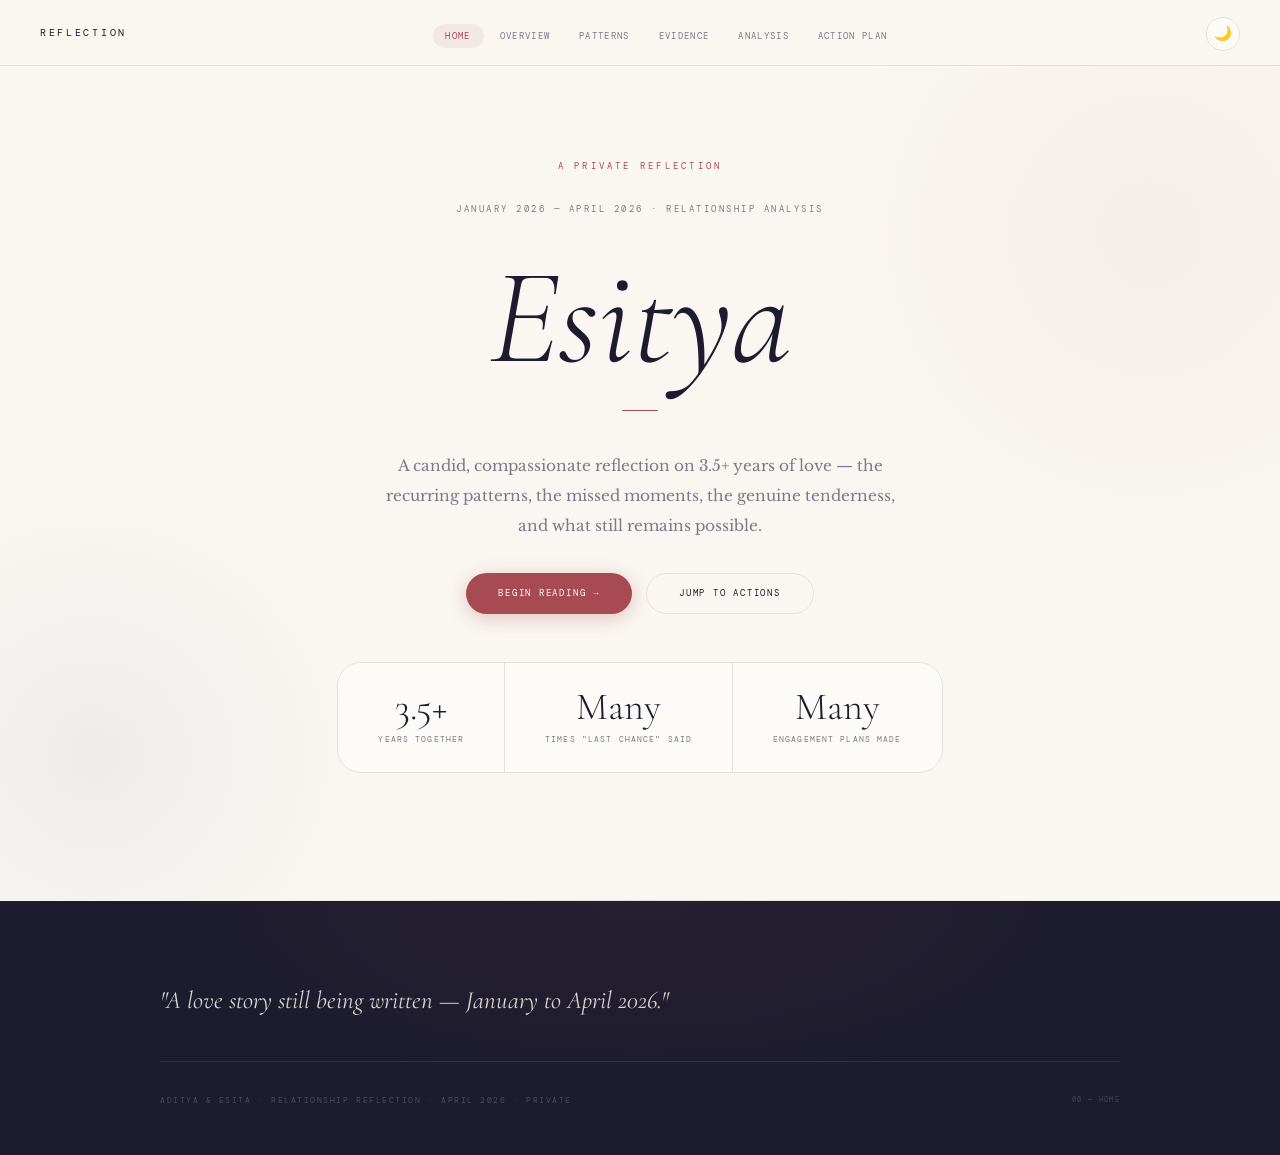
<file: index.html>
<!DOCTYPE html>
<html lang="en">
<head>
<meta charset="UTF-8">
<meta name="viewport" content="width=device-width, initial-scale=1.0">
<title>A Reflection - Home</title>
<link rel="preconnect" href="https://fonts.googleapis.com">
<link href="https://fonts.googleapis.com/css2?family=Cormorant+Garamond:ital,wght@0,300;0,400;0,600;1,300;1,400&family=DM+Mono:wght@300;400&family=Libre+Baskerville:ital@0;1&display=swap" rel="stylesheet">
<link rel="stylesheet" href="style.css">

</head>
<body>

<div id="progress-bar"></div>

<nav>
  <span class="nav-title">Reflection</span>
  <ul class="nav-links">
    <li><a href="index.html">Home</a></li>
    <li><a href="overview.html">Overview</a></li>
    <li><a href="patterns.html">Patterns</a></li>
    <li><a href="evidence.html">Evidence</a></li>
    <li><a href="analysis.html">Analysis</a></li>

    <li><a href="actions.html">Action Plan</a></li>
  </ul>
  <div class="nav-controls">
    <button class="theme-toggle" id="theme-toggle" title="Dark mode" aria-label="Toggle theme">🌙</button>
    <div class="nav-hamburger" role="button" aria-label="Menu" tabindex="0">
      <span></span>
      <span></span>
      <span></span>
    </div>
  </div>
</nav>

<div class="mobile-menu">
  <a href="index.html">Home</a>
  <a href="overview.html">Overview</a>
  <a href="patterns.html">Patterns</a>
  <a href="evidence.html">Evidence</a>
  <a href="analysis.html">Analysis</a>

  <a href="actions.html">Action Plan</a>
</div>

<!-- HERO -->
<div class="hero">
  <div class="hero-bg-orb hero-bg-orb-1"></div>
  <div class="hero-bg-orb hero-bg-orb-2"></div>


  <p class="hero-eyebrow">A Private Reflection</p>
  <p class="hero-date">January 2026 — April 2026 · Relationship Analysis</p>

  <div class="hero-names">
    <h1 class="hero-title">Esitya</h1>
  </div>

  <div class="hero-rule"></div>

  <p class="hero-subtitle">A candid, compassionate reflection on 3.5+ years of love — the recurring patterns, the missed moments, the genuine tenderness, and what still remains possible.</p>

  <div class="hero-cta">
    <a href="overview.html" class="cta-btn cta-primary">Begin Reading →</a>
    <a href="actions.html" class="cta-btn cta-secondary">Jump to Actions</a>
  </div>

  <div class="hero-meta">
    <div class="meta-item">
      <span class="meta-num">3.5+</span>
      <span class="meta-label">Years Together</span>
    </div>
    <div class="meta-item">
      <span class="meta-num">Many</span>
      <span class="meta-label">Times "Last Chance" Said</span>
    </div>
    <div class="meta-item">
      <span class="meta-num">Many</span>
      <span class="meta-label">Engagement Plans Made</span>
    </div>
  </div>
</div>

<div class="divider"></div>




<footer>
  <div class="footer-inner">
    <div class="footer-top">
      <div>
        <p class="footer-quote">"A love story still being written — January to April 2026."</p>
      </div>
      <nav class="footer-nav" aria-label="Footer navigation">
    <a href="index.html">Home</a>
    <a href="overview.html">Overview</a>
    <a href="patterns.html">Patterns</a>
    <a href="evidence.html">Evidence</a>
    <a href="analysis.html">Analysis</a>

    <a href="actions.html">Action Plan</a>
      </nav>
    </div>
    <div class="footer-bottom">
      <p class="footer-note">Aditya &amp; Esita · Relationship Reflection · April 2026 · Private</p>
      <p class="footer-page-tag">00 — Home</p>
    </div>
  </div>
</footer>

<script src="script.js"></script>

</body>
</html>
</file>
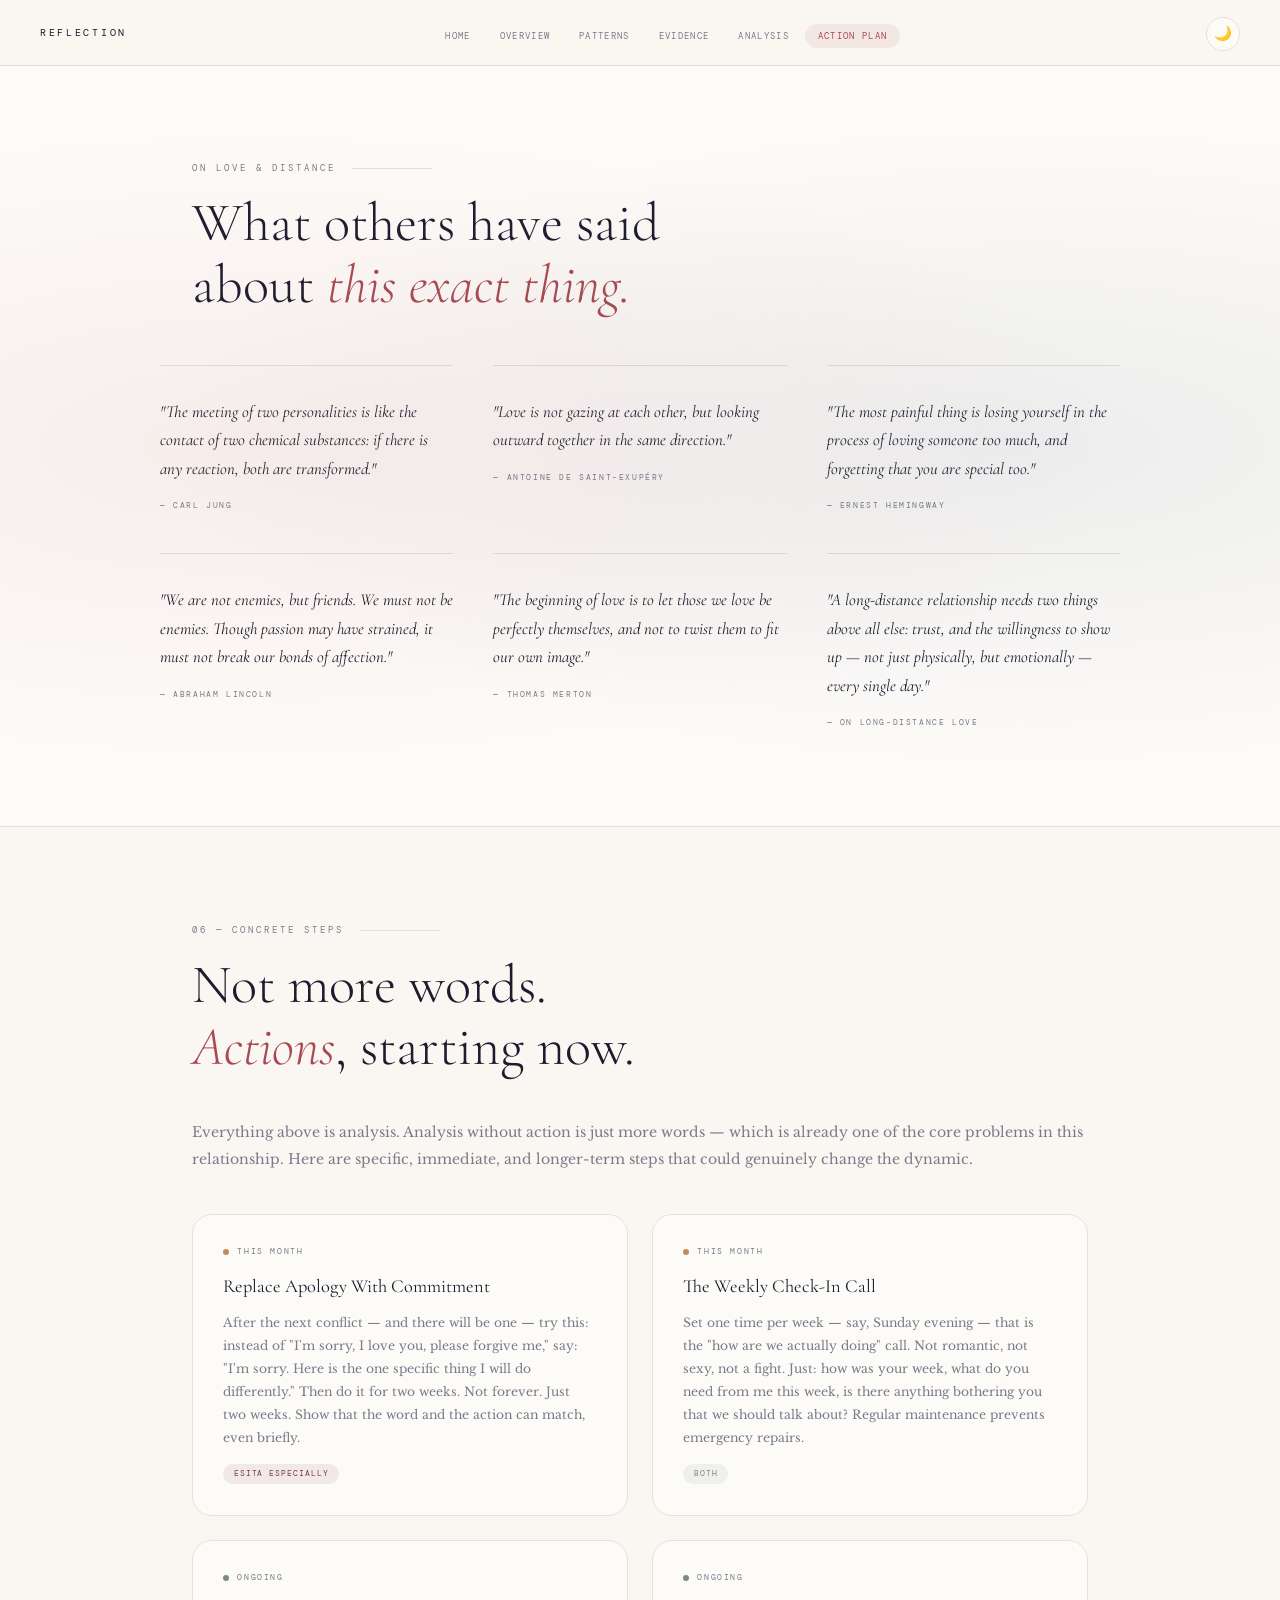
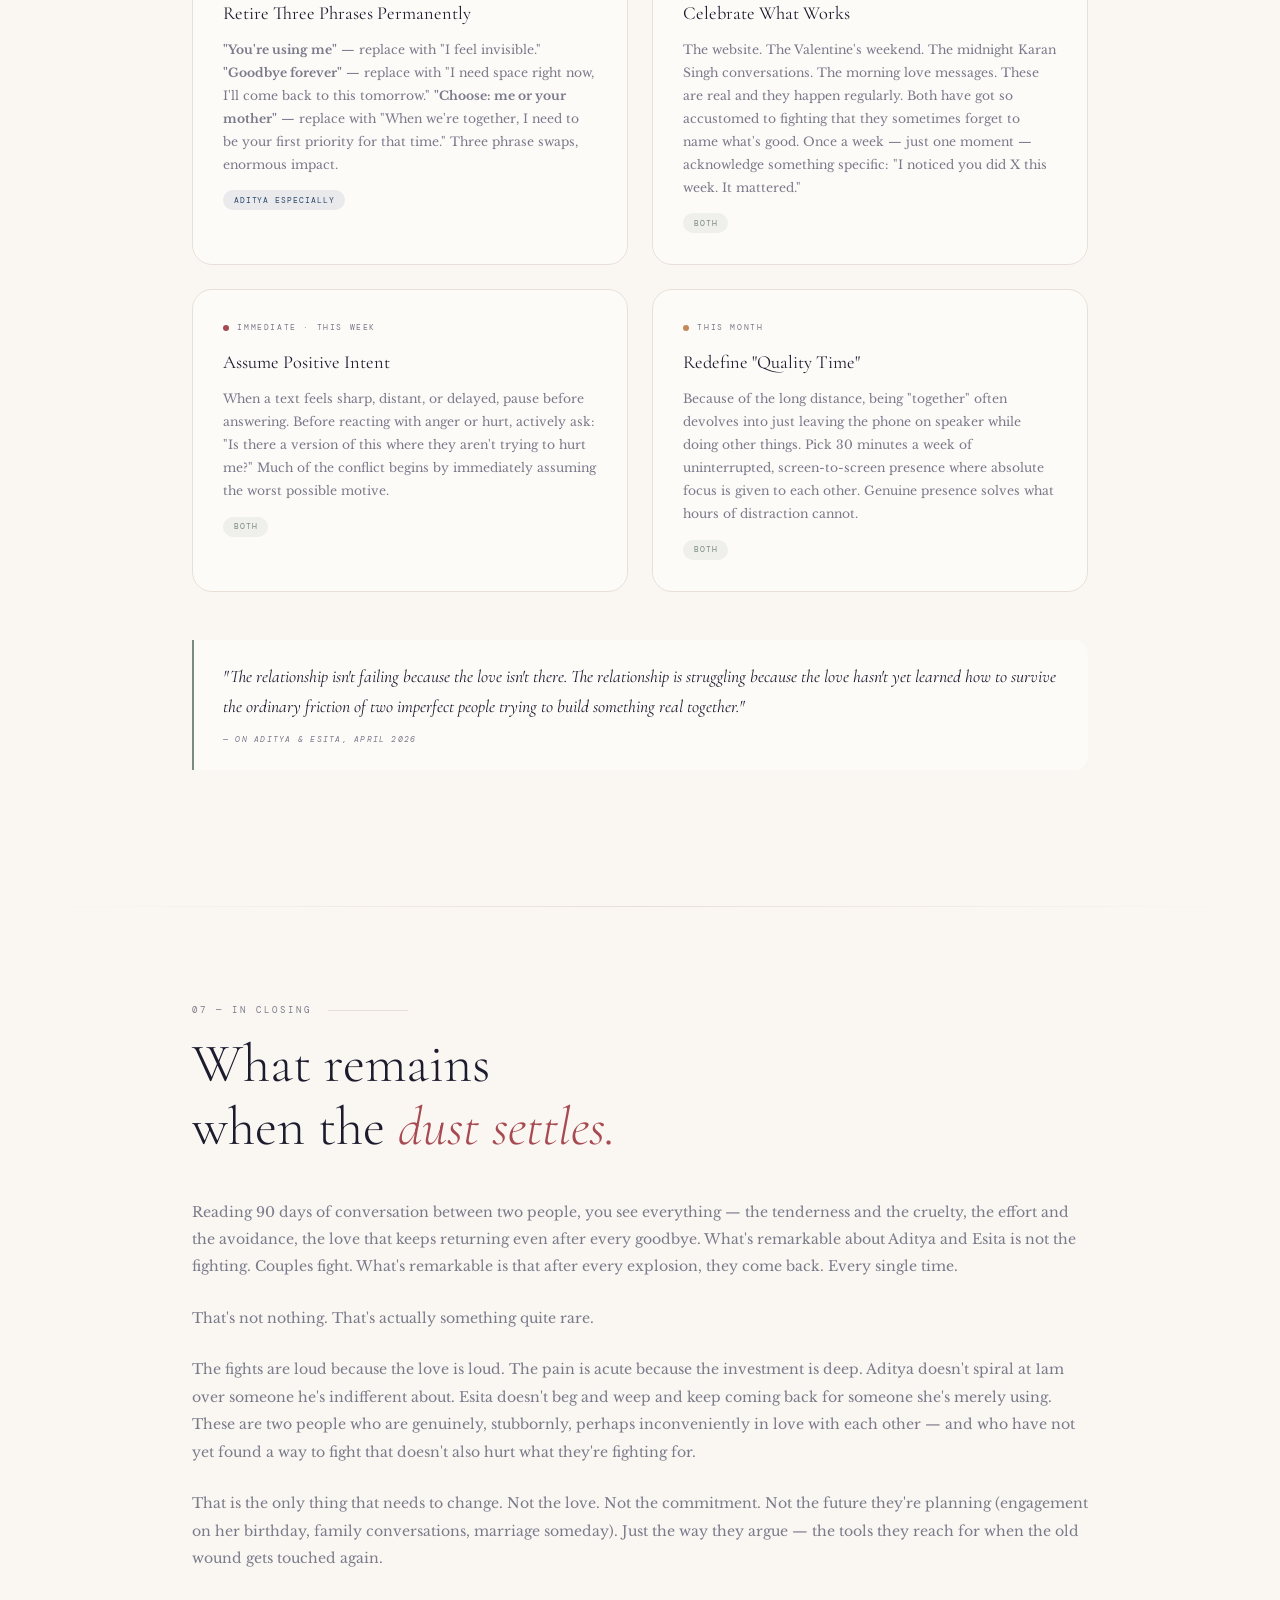
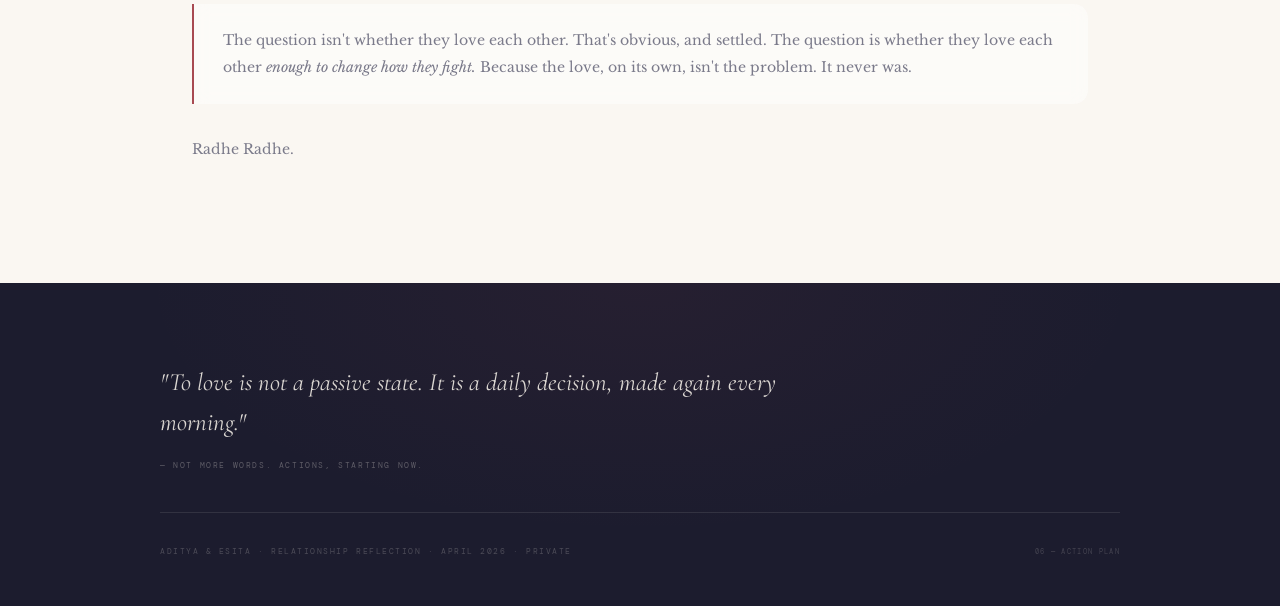
<file: actions.html>
<!doctype html>
<html lang="en">
  <head>
    <meta charset="UTF-8" />
    <meta name="viewport" content="width=device-width, initial-scale=1.0" />
    <title>A Reflection - Action Plan</title>
    <link rel="preconnect" href="https://fonts.googleapis.com" />
    <link
      href="https://fonts.googleapis.com/css2?family=Cormorant+Garamond:ital,wght@0,300;0,400;0,600;1,300;1,400&family=DM+Mono:wght@300;400&family=Libre+Baskerville:ital@0;1&display=swap"
      rel="stylesheet"
    />
    <link rel="stylesheet" href="style.css" />
  </head>
  <body>
    <div id="progress-bar"></div>

    <nav>
      <span class="nav-title">Reflection</span>
      <ul class="nav-links">
        <li><a href="index.html">Home</a></li>
        <li><a href="overview.html">Overview</a></li>
        <li><a href="patterns.html">Patterns</a></li>
        <li><a href="evidence.html">Evidence</a></li>
        <li><a href="analysis.html">Analysis</a></li>

        <li><a href="actions.html">Action Plan</a></li>
      </ul>
      <div class="nav-controls">
        <button
          class="theme-toggle"
          id="theme-toggle"
          title="Dark mode"
          aria-label="Toggle theme"
        >
          🌙
        </button>
        <div class="nav-hamburger" role="button" aria-label="Menu" tabindex="0">
          <span></span>
          <span></span>
          <span></span>
        </div>
      </div>
    </nav>

    <div class="mobile-menu">
      <a href="index.html">Home</a>
      <a href="overview.html">Overview</a>
      <a href="patterns.html">Patterns</a>
      <a href="evidence.html">Evidence</a>
      <a href="analysis.html">Analysis</a>

      <a href="actions.html">Action Plan</a>
    </div>

    <!-- PHILOSOPHICAL INTERLUDE -->
    <div class="full-width-section philosophy-section fade-in">
      <div style="max-width: var(--max-w); margin: 0 auto; padding: 0 2rem">
        <p class="section-label">
          On Love & Distance
        </p>
        <h2 class="section-title">
          What others have said<br />about <em>this exact thing.</em>
        </h2>
      </div>
      <div class="phil-grid">
        <div class="phil-card">
          <p class="phil-quote">
            "The meeting of two personalities is like the contact of two
            chemical substances: if there is any reaction, both are
            transformed."
          </p>
          <p class="phil-author">— Carl Jung</p>
        </div>
        <div class="phil-card">
          <p class="phil-quote">
            "Love is not gazing at each other, but looking outward together in
            the same direction."
          </p>
          <p class="phil-author">— Antoine de Saint-Exupéry</p>
        </div>
        <div class="phil-card">
          <p class="phil-quote">
            "The most painful thing is losing yourself in the process of loving
            someone too much, and forgetting that you are special too."
          </p>
          <p class="phil-author">— Ernest Hemingway</p>
        </div>
        <div class="phil-card">
          <p class="phil-quote">
            "We are not enemies, but friends. We must not be enemies. Though
            passion may have strained, it must not break our bonds of
            affection."
          </p>
          <p class="phil-author">— Abraham Lincoln</p>
        </div>
        <div class="phil-card">
          <p class="phil-quote">
            "The beginning of love is to let those we love be perfectly
            themselves, and not to twist them to fit our own image."
          </p>
          <p class="phil-author">— Thomas Merton</p>
        </div>
        <div class="phil-card">
          <p class="phil-quote">
            "A long-distance relationship needs two things above all else:
            trust, and the willingness to show up — not just physically, but
            emotionally — every single day."
          </p>
          <p class="phil-author">— On long-distance love</p>
        </div>
      </div>
    </div>

    <!-- ACTION PLAN -->
    <section id="actions">
      <p class="section-label fade-in">06 — Concrete Steps</p>
      <h2 class="section-title fade-in">
        Not more words.<br /><em>Actions</em>, starting now.
      </h2>

      <div class="analysis-body fade-in">
        <p>
          Everything above is analysis. Analysis without action is just more
          words — which is already one of the core problems in this
          relationship. Here are specific, immediate, and longer-term steps that
          could genuinely change the dynamic.
        </p>
      </div>

      <div class="action-grid fade-in">
        <div class="action-card">
          <div class="action-priority">
            <span class="priority-dot priority-med"></span> This Month
          </div>
          <p class="action-title">Replace Apology With Commitment</p>
          <p class="action-body">
            After the next conflict — and there will be one — try this: instead
            of "I'm sorry, I love you, please forgive me," say: "I'm sorry. Here
            is the one specific thing I will do differently." Then do it for two
            weeks. Not forever. Just two weeks. Show that the word and the
            action can match, even briefly.
          </p>
          <span class="action-who who-esita">Esita especially</span>
        </div>

        <div class="action-card">
          <div class="action-priority">
            <span class="priority-dot priority-med"></span> This Month
          </div>
          <p class="action-title">The Weekly Check-In Call</p>
          <p class="action-body">
            Set one time per week — say, Sunday evening — that is the "how are
            we actually doing" call. Not romantic, not sexy, not a fight. Just:
            how was your week, what do you need from me this week, is there
            anything bothering you that we should talk about? Regular
            maintenance prevents emergency repairs.
          </p>
          <span class="action-who who-both">Both</span>
        </div>

        <div class="action-card">
          <div class="action-priority">
            <span class="priority-dot priority-low"></span> Ongoing
          </div>
          <p class="action-title">Retire Three Phrases Permanently</p>
          <p class="action-body">
            <strong>"You're using me"</strong> — replace with "I feel
            invisible." <strong>"Goodbye forever"</strong> — replace with "I
            need space right now, I'll come back to this tomorrow."
            <strong>"Choose: me or your mother"</strong> — replace with "When
            we're together, I need to be your first priority for that time."
            Three phrase swaps, enormous impact.
          </p>
          <span class="action-who who-aditya">Aditya especially</span>
        </div>

        <div class="action-card">
          <div class="action-priority">
            <span class="priority-dot priority-low"></span> Ongoing
          </div>
          <p class="action-title">Celebrate What Works</p>
          <p class="action-body">
            The website. The Valentine's weekend. The midnight Karan Singh
            conversations. The morning love messages. These are real and they
            happen regularly. Both have got so accustomed to fighting that they
            sometimes forget to name what's good. Once a week — just one moment
            — acknowledge something specific: "I noticed you did X this week. It
            mattered."
          </p>
          <span class="action-who who-both">Both</span>
        </div>

        <div class="action-card">
          <div class="action-priority">
            <span class="priority-dot priority-high"></span> Immediate · This Week
          </div>
          <p class="action-title">Assume Positive Intent</p>
          <p class="action-body">
            When a text feels sharp, distant, or delayed, pause before answering. Before reacting with anger or hurt, actively ask: "Is there a version of this where they aren't trying to hurt me?" Much of the conflict begins by immediately assuming the worst possible motive.
          </p>
          <span class="action-who who-both">Both</span>
        </div>

        <div class="action-card">
          <div class="action-priority">
            <span class="priority-dot priority-med"></span> This Month
          </div>
          <p class="action-title">Redefine "Quality Time"</p>
          <p class="action-body">
            Because of the long distance, being "together" often devolves into just leaving the phone on speaker while doing other things. Pick 30 minutes a week of uninterrupted, screen-to-screen presence where absolute focus is given to each other. Genuine presence solves what hours of distraction cannot.
          </p>
          <span class="action-who who-both">Both</span>
        </div>
      </div>

      <div class="quote-block fade-in" style="margin-top: 3rem">
        <p>
          "The relationship isn't failing because the love isn't there. The
          relationship is struggling because the love hasn't yet learned how to
          survive the ordinary friction of two imperfect people trying to build
          something real together."
        </p>
        <p class="quote-attr">— On Aditya & Esita, April 2026</p>
      </div>
    </section>

    <div class="divider"></div>

    <!-- FINAL REFLECTION -->
    <section>
      <p class="section-label fade-in">07 — In Closing</p>
      <h2 class="section-title fade-in">
        What remains<br />when the <em>dust settles.</em>
      </h2>

      <div class="analysis-body fade-in">
        <p>
          Reading 90 days of conversation between two people, you see everything
          — the tenderness and the cruelty, the effort and the avoidance, the
          love that keeps returning even after every goodbye. What's remarkable
          about Aditya and Esita is not the fighting. Couples fight. What's
          remarkable is that after every explosion, they come back. Every single
          time.
        </p>

        <p>That's not nothing. That's actually something quite rare.</p>

        <p>
          The fights are loud because the love is loud. The pain is acute
          because the investment is deep. Aditya doesn't spiral at 1am over
          someone he's indifferent about. Esita doesn't beg and weep and keep
          coming back for someone she's merely using. These are two people who
          are genuinely, stubbornly, perhaps inconveniently in love with each
          other — and who have not yet found a way to fight that doesn't also
          hurt what they're fighting for.
        </p>

        <p>
          That is the only thing that needs to change. Not the love. Not the
          commitment. Not the future they're planning (engagement on her
          birthday, family conversations, marriage someday). Just the way they
          argue — the tools they reach for when the old wound gets touched
          again.
        </p>

        <div class="highlight">
          <p>
            The question isn't whether they love each other. That's obvious, and
            settled. The question is whether they love each other
            <em>enough to change how they fight.</em> Because the love, on its
            own, isn't the problem. It never was.
          </p>
        </div>

        <p>Radhe Radhe.</p>
      </div>
    </section>

    <footer>
      <div class="footer-inner">
        <div class="footer-top">
          <div>
            <p class="footer-quote">
              "To love is not a passive state. It is a daily decision, made
              again every morning."
            </p>
            <p class="footer-quote-attr">
              — Not more words. Actions, starting now.
            </p>
          </div>
          <nav class="footer-nav" aria-label="Footer navigation">
            <a href="index.html">Home</a>
            <a href="overview.html">Overview</a>
            <a href="patterns.html">Patterns</a>
            <a href="evidence.html">Evidence</a>
            <a href="analysis.html">Analysis</a>

            <a href="actions.html">Action Plan</a>
          </nav>
        </div>
        <div class="footer-bottom">
          <p class="footer-note">
            Aditya &amp; Esita · Relationship Reflection · April 2026 · Private
          </p>
          <p class="footer-page-tag">06 — Action Plan</p>
        </div>
      </div>
    </footer>

    <script src="script.js"></script>
  </body>
</html>
</file>
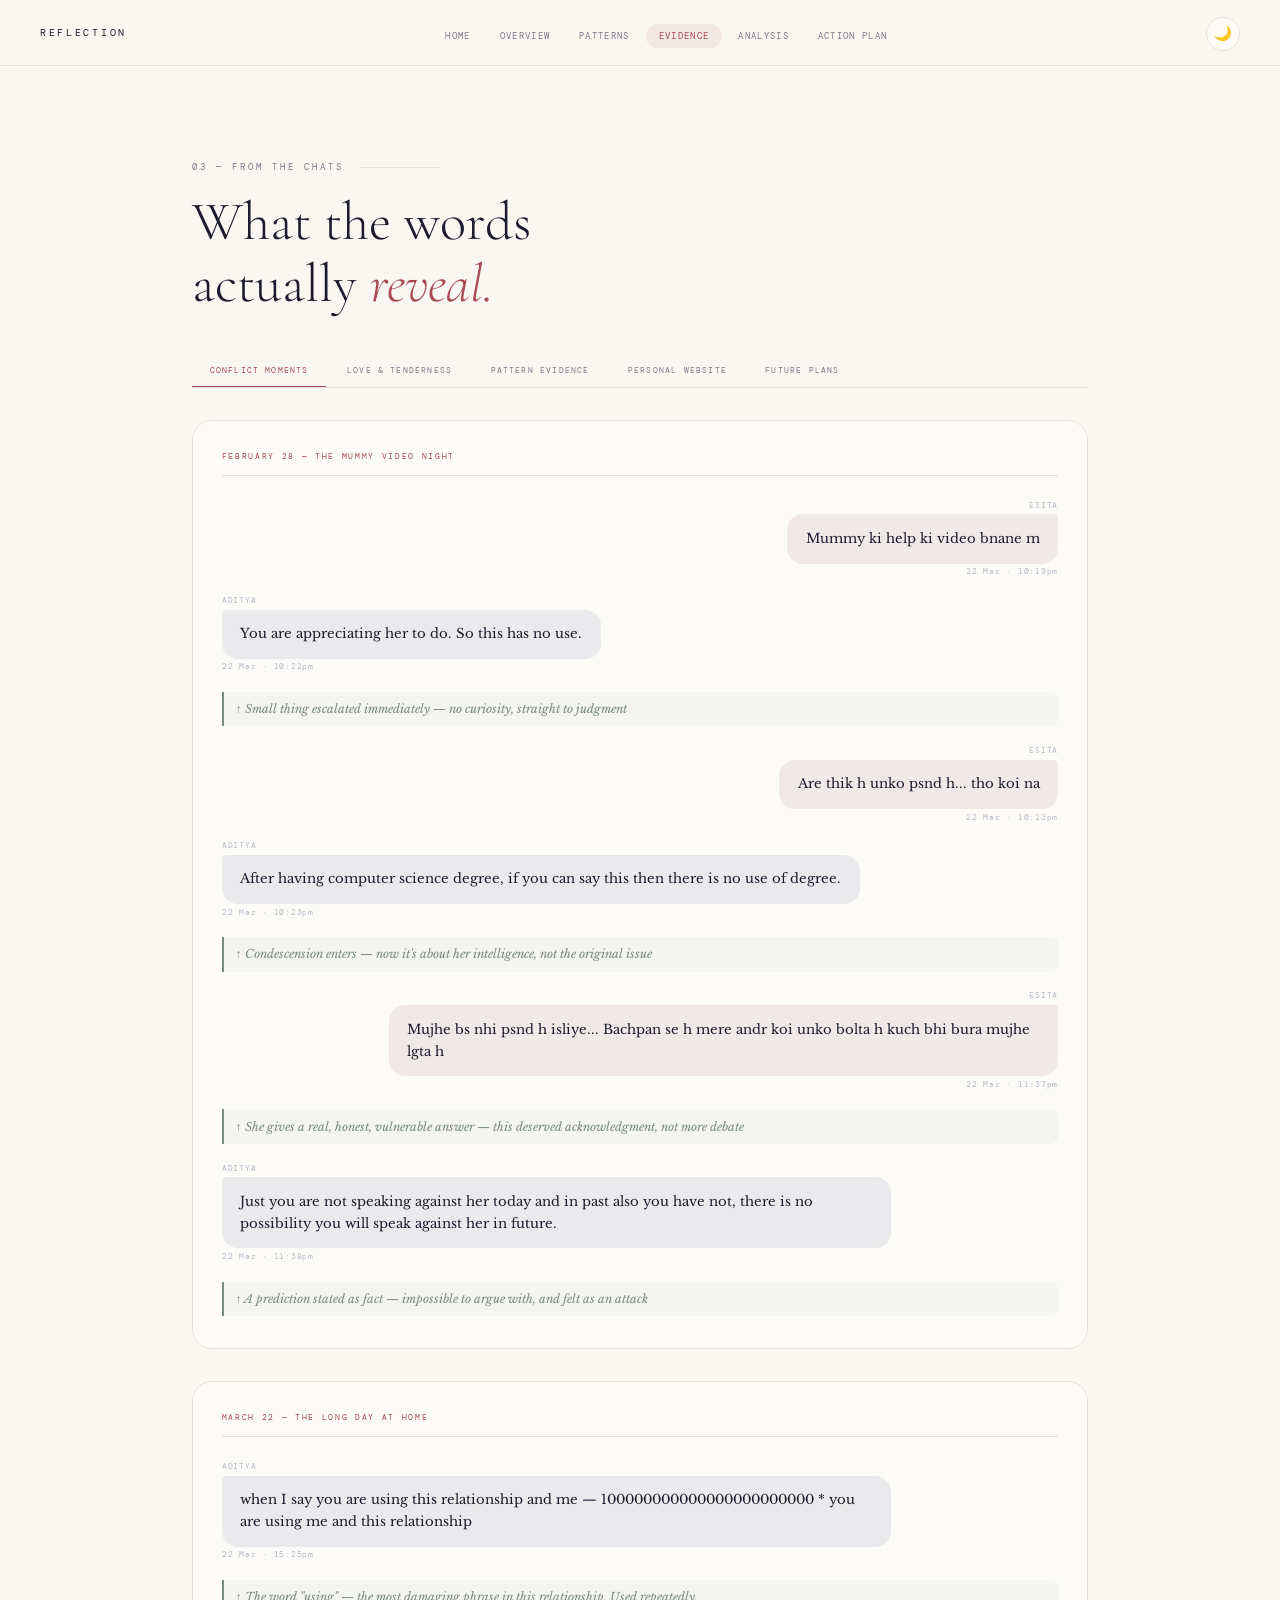
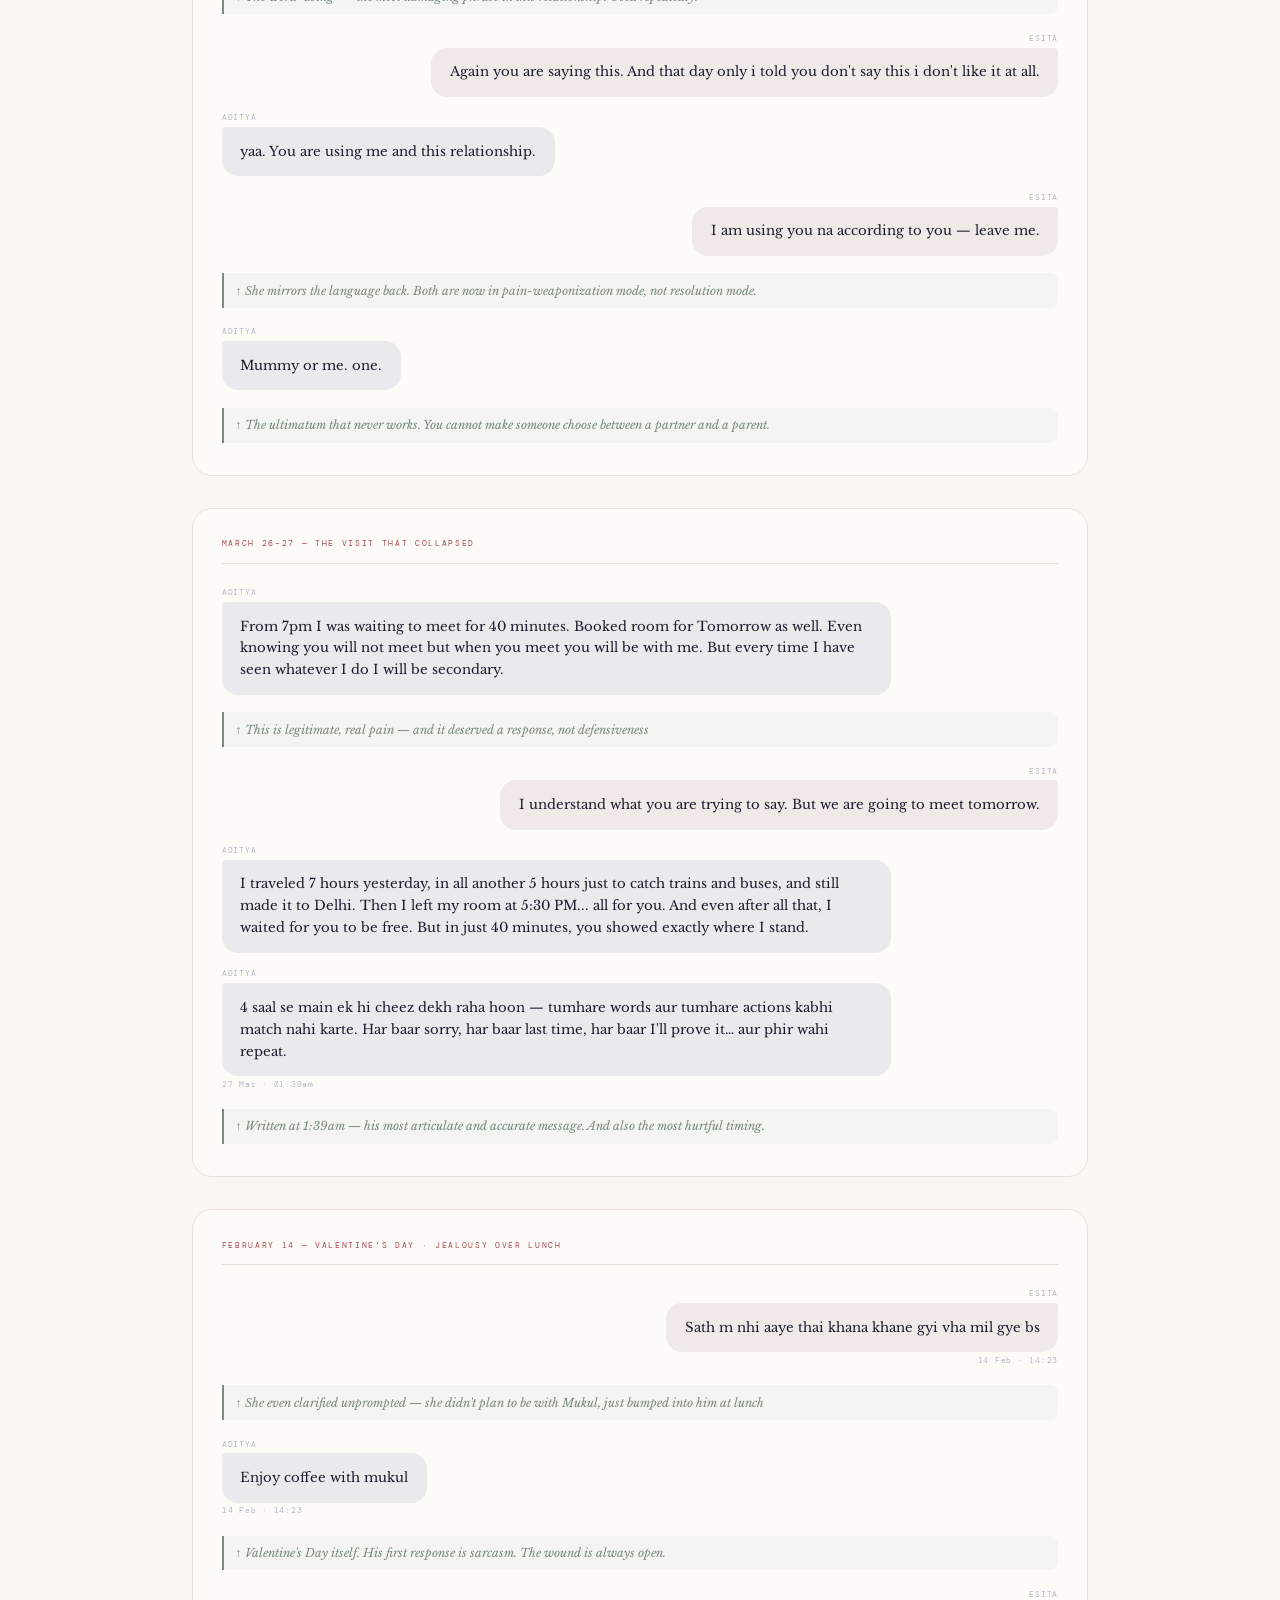
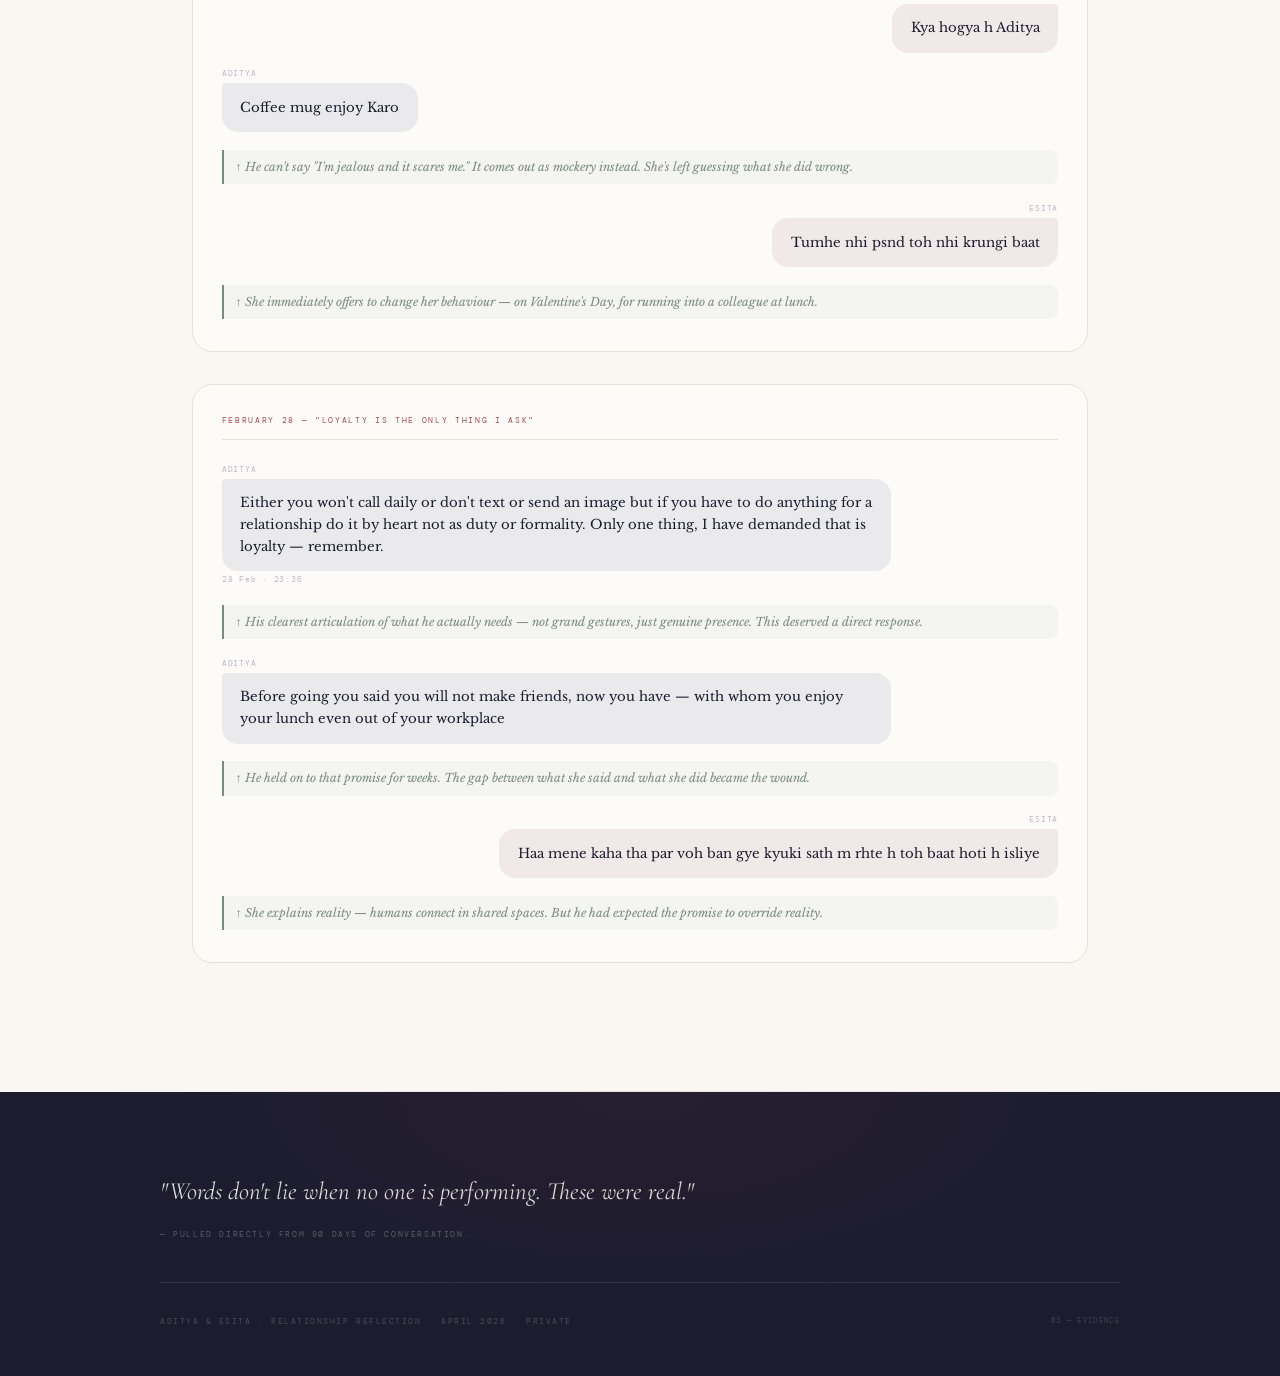
<file: evidence.html>
<!DOCTYPE html>
<html lang="en">
<head>
<meta charset="UTF-8">
<meta name="viewport" content="width=device-width, initial-scale=1.0">
<title>A Reflection - Evidence</title>
<link rel="preconnect" href="https://fonts.googleapis.com">
<link href="https://fonts.googleapis.com/css2?family=Cormorant+Garamond:ital,wght@0,300;0,400;0,600;1,300;1,400&family=DM+Mono:wght@300;400&family=Libre+Baskerville:ital@0;1&display=swap" rel="stylesheet">
<link rel="stylesheet" href="style.css">

</head>
<body>

<div id="progress-bar"></div>

<nav>
  <span class="nav-title">Reflection</span>
  <ul class="nav-links">
    <li><a href="index.html">Home</a></li>
    <li><a href="overview.html">Overview</a></li>
    <li><a href="patterns.html">Patterns</a></li>
    <li><a href="evidence.html">Evidence</a></li>
    <li><a href="analysis.html">Analysis</a></li>

    <li><a href="actions.html">Action Plan</a></li>
  </ul>
  <div class="nav-controls">
    <button class="theme-toggle" id="theme-toggle" title="Dark mode" aria-label="Toggle theme">🌙</button>
    <div class="nav-hamburger" role="button" aria-label="Menu" tabindex="0">
      <span></span>
      <span></span>
      <span></span>
    </div>
  </div>
</nav>

<div class="mobile-menu">
  <a href="index.html">Home</a>
  <a href="overview.html">Overview</a>
  <a href="patterns.html">Patterns</a>
  <a href="evidence.html">Evidence</a>
  <a href="analysis.html">Analysis</a>

  <a href="actions.html">Action Plan</a>
</div>

<!-- EVIDENCE FROM CHATS -->
<section id="evidence">
  <p class="section-label fade-in">03 — From The Chats</p>
  <h2 class="section-title fade-in">What the words<br>actually <em>reveal.</em></h2>

  <!-- TAB SYSTEM -->
  <div class="fade-in">
    <div class="tabs">
      <button class="tab-btn active" onclick="switchTab('tab-conflict')">Conflict Moments</button>
      <button class="tab-btn" onclick="switchTab('tab-love')">Love & Tenderness</button>
      <button class="tab-btn" onclick="switchTab('tab-patterns')">Pattern Evidence</button>
      <button class="tab-btn" onclick="switchTab('tab-second')">Personal Website</button>
      <button class="tab-btn" onclick="switchTab('tab-future')">Future Plans</button>
    </div>

    <!-- CONFLICT TAB -->
    <div id="tab-conflict" class="tab-content active">
      <div class="chat-section">
        <p class="chat-label">February 28 — The Mummy Video Night</p>
        <div class="chat-thread">
          <div class="chat-msg esita">
            <span class="chat-sender">Esita</span>
            <div class="chat-bubble">Mummy ki help ki video bnane m</div>
            <span class="chat-time">22 Mar · 10:19pm</span>
          </div>
          <div class="chat-msg aditya">
            <span class="chat-sender">Aditya</span>
            <div class="chat-bubble">You are appreciating her to do. So this has no use.</div>
            <span class="chat-time">22 Mar · 10:22pm</span>
          </div>
          <div class="chat-annotation">↑ Small thing escalated immediately — no curiosity, straight to judgment</div>
          <div class="chat-msg esita">
            <span class="chat-sender">Esita</span>
            <div class="chat-bubble">Are thik h unko psnd h... tho koi na</div>
            <span class="chat-time">22 Mar · 10:23pm</span>
          </div>
          <div class="chat-msg aditya">
            <span class="chat-sender">Aditya</span>
            <div class="chat-bubble">After having computer science degree, if you can say this then there is no use of degree.</div>
            <span class="chat-time">22 Mar · 10:23pm</span>
          </div>
          <div class="chat-annotation">↑ Condescension enters — now it's about her intelligence, not the original issue</div>
          <div class="chat-msg esita">
            <span class="chat-sender">Esita</span>
            <div class="chat-bubble">Mujhe bs nhi psnd h isliye... Bachpan se h mere andr koi unko bolta h kuch bhi bura mujhe lgta h</div>
            <span class="chat-time">22 Mar · 11:37pm</span>
          </div>
          <div class="chat-annotation">↑ She gives a real, honest, vulnerable answer — this deserved acknowledgment, not more debate</div>
          <div class="chat-msg aditya">
            <span class="chat-sender">Aditya</span>
            <div class="chat-bubble">Just you are not speaking against her today and in past also you have not, there is no possibility you will speak against her in future.</div>
            <span class="chat-time">22 Mar · 11:38pm</span>
          </div>
          <div class="chat-annotation">↑ A prediction stated as fact — impossible to argue with, and felt as an attack</div>
        </div>
      </div>

      <div class="chat-section">
        <p class="chat-label">March 22 — The Long Day at Home</p>
        <div class="chat-thread">
          <div class="chat-msg aditya">
            <span class="chat-sender">Aditya</span>
            <div class="chat-bubble">when I say you are using this relationship and me — 100000000000000000000000 * you are using me and this relationship</div>
            <span class="chat-time">22 Mar · 15:25pm</span>
          </div>
          <div class="chat-annotation">↑ The word "using" — the most damaging phrase in this relationship. Used repeatedly.</div>
          <div class="chat-msg esita">
            <span class="chat-sender">Esita</span>
            <div class="chat-bubble">Again you are saying this. And that day only i told you don't say this i don't like it at all.</div>
          </div>
          <div class="chat-msg aditya">
            <span class="chat-sender">Aditya</span>
            <div class="chat-bubble">yaa. You are using me and this relationship.</div>
          </div>
          <div class="chat-msg esita">
            <span class="chat-sender">Esita</span>
            <div class="chat-bubble">I am using you na according to you — leave me.</div>
          </div>
          <div class="chat-annotation">↑ She mirrors the language back. Both are now in pain-weaponization mode, not resolution mode.</div>
          <div class="chat-msg aditya">
            <span class="chat-sender">Aditya</span>
            <div class="chat-bubble">Mummy or me. one.</div>
          </div>
          <div class="chat-annotation">↑ The ultimatum that never works. You cannot make someone choose between a partner and a parent.</div>
        </div>
      </div>

      <div class="chat-section">
        <p class="chat-label">March 26–27 — The Visit That Collapsed</p>
        <div class="chat-thread">
          <div class="chat-msg aditya">
            <span class="chat-sender">Aditya</span>
            <div class="chat-bubble">From 7pm I was waiting to meet for 40 minutes. Booked room for Tomorrow as well. Even knowing you will not meet but when you meet you will be with me. But every time I have seen whatever I do I will be secondary.</div>
          </div>
          <div class="chat-annotation">↑ This is legitimate, real pain — and it deserved a response, not defensiveness</div>
          <div class="chat-msg esita">
            <span class="chat-sender">Esita</span>
            <div class="chat-bubble">I understand what you are trying to say. But we are going to meet tomorrow.</div>
          </div>
          <div class="chat-msg aditya">
            <span class="chat-sender">Aditya</span>
            <div class="chat-bubble">I traveled 7 hours yesterday, in all another 5 hours just to catch trains and buses, and still made it to Delhi. Then I left my room at 5:30 PM... all for you. And even after all that, I waited for you to be free. But in just 40 minutes, you showed exactly where I stand.</div>
          </div>
          <div class="chat-msg aditya">
            <span class="chat-sender">Aditya</span>
            <div class="chat-bubble">4 saal se main ek hi cheez dekh raha hoon — tumhare words aur tumhare actions kabhi match nahi karte. Har baar sorry, har baar last time, har baar I'll prove it… aur phir wahi repeat.</div>
            <span class="chat-time">27 Mar · 01:39am</span>
          </div>
          <div class="chat-annotation">↑ Written at 1:39am — his most articulate and accurate message. And also the most hurtful timing.</div>
        </div>
      </div>

      <div class="chat-section">
        <p class="chat-label">February 14 — Valentine's Day · Jealousy Over Lunch</p>
        <div class="chat-thread">
          <div class="chat-msg esita">
            <span class="chat-sender">Esita</span>
            <div class="chat-bubble">Sath m nhi aaye thai khana khane gyi vha mil gye bs</div>
            <span class="chat-time">14 Feb · 14:23</span>
          </div>
          <div class="chat-annotation">↑ She even clarified unprompted — she didn't plan to be with Mukul, just bumped into him at lunch</div>
          <div class="chat-msg aditya">
            <span class="chat-sender">Aditya</span>
            <div class="chat-bubble">Enjoy coffee with mukul</div>
            <span class="chat-time">14 Feb · 14:23</span>
          </div>
          <div class="chat-annotation">↑ Valentine's Day itself. His first response is sarcasm. The wound is always open.</div>
          <div class="chat-msg esita">
            <span class="chat-sender">Esita</span>
            <div class="chat-bubble">Kya hogya h Aditya</div>
          </div>
          <div class="chat-msg aditya">
            <span class="chat-sender">Aditya</span>
            <div class="chat-bubble">Coffee mug enjoy Karo</div>
          </div>
          <div class="chat-annotation">↑ He can't say "I'm jealous and it scares me." It comes out as mockery instead. She's left guessing what she did wrong.</div>
          <div class="chat-msg esita">
            <span class="chat-sender">Esita</span>
            <div class="chat-bubble">Tumhe nhi psnd toh nhi krungi baat</div>
          </div>
          <div class="chat-annotation">↑ She immediately offers to change her behaviour — on Valentine's Day, for running into a colleague at lunch.</div>
        </div>
      </div>

      <div class="chat-section">
        <p class="chat-label">February 28 — "Loyalty Is The Only Thing I Ask"</p>
        <div class="chat-thread">
          <div class="chat-msg aditya">
            <span class="chat-sender">Aditya</span>
            <div class="chat-bubble">Either you won't call daily or don't text or send an image but if you have to do anything for a relationship do it by heart not as duty or formality. Only one thing, I have demanded that is loyalty — remember.</div>
            <span class="chat-time">28 Feb · 23:36</span>
          </div>
          <div class="chat-annotation">↑ His clearest articulation of what he actually needs — not grand gestures, just genuine presence. This deserved a direct response.</div>
          <div class="chat-msg aditya">
            <span class="chat-sender">Aditya</span>
            <div class="chat-bubble">Before going you said you will not make friends, now you have — with whom you enjoy your lunch even out of your workplace</div>
          </div>
          <div class="chat-annotation">↑ He held on to that promise for weeks. The gap between what she said and what she did became the wound.</div>
          <div class="chat-msg esita">
            <span class="chat-sender">Esita</span>
            <div class="chat-bubble">Haa mene kaha tha par voh ban gye kyuki sath m rhte h toh baat hoti h isliye</div>
          </div>
          <div class="chat-annotation">↑ She explains reality — humans connect in shared spaces. But he had expected the promise to override reality.</div>
        </div>
      </div>
    </div>

    <!-- LOVE TAB -->
    <div id="tab-love" class="tab-content">
      <div class="chat-section">
        <p class="chat-label">February 15 — After Valentine's Weekend</p>
        <div class="chat-thread">
          <div class="chat-msg esita">
            <span class="chat-sender">Esita</span>
            <div class="chat-bubble">Thank you baby 😘✨❣️ for making my day... this two days were the best days of my life... the care you do, the efforts you make, the love you do is amazing... and you are a beautiful person in and outside... Love you 😘🫂</div>
            <span class="chat-time">15 Feb · 18:26</span>
          </div>
          <div class="chat-annotation">↑ Genuine gratitude. She sees his effort. The feelings are real.</div>
        </div>
      </div>

      <div class="chat-section">
        <p class="chat-label">February 18 — After Her Visit</p>
        <div class="chat-thread">
          <div class="chat-msg esita">
            <span class="chat-sender">Esita</span>
            <div class="chat-bubble">The mail you have sent to me was something which is beyond words... I don't know how to express that feeling when you were in front of my eyes and I just ran towards you without thinking anything... it was like we were never too far... the hug you gave me was very special... thank you for travelling with me and spending days with me... means a lot... LOVE YOU 😘❣️🤗🫂</div>
            <span class="chat-time">18 Feb · 21:15</span>
          </div>
          <div class="chat-annotation">↑ When physically together — real, deep connection. The distance is the villain here too.</div>
        </div>
      </div>

      <div class="chat-section">
        <p class="chat-label">February 27 — The Website</p>
        <div class="chat-thread">
          <div class="chat-msg esita">
            <span class="chat-sender">Esita</span>
            <div class="chat-bubble">Ohh my god... very beautiful the way you have written each and every word it was connecting to me... no one can do what you are doing 😘🫂✨</div>
            <span class="chat-time">27 Feb · 18:57</span>
          </div>
          <div class="chat-msg aditya">
            <span class="chat-sender">Aditya</span>
            <div class="chat-bubble">personal website 🤩</div>
          </div>
          <div class="chat-annotation">↑ He built her a personal website. This is what his love looks like when it's not in pain.</div>
        </div>
      </div>

      <div class="chat-section">
        <p class="chat-label">March 12 — Morning Message</p>
        <div class="chat-thread">
          <div class="chat-msg aditya">
            <span class="chat-sender">Aditya</span>
            <div class="chat-bubble">Love you, my baby ❤️ Please stay strong and keep that beautiful smile on your face. When you smile, my whole world feels brighter. Seeing you sad hurts my heart, because your happiness means everything to me. I love you more than words can explain. I miss you so much every moment, and I'm counting the days until I can hold you in my arms.</div>
            <span class="chat-time">12 Mar · 10:46</span>
          </div>
          <div class="chat-annotation">↑ This is the real Aditya. The one who writes like this at 10am on a regular morning.</div>
        </div>
      </div>
    </div>

    <!-- PATTERNS TAB -->
    <div id="tab-patterns" class="tab-content">
      <div class="chat-section">
        <p class="chat-label">The "Goodbye Forever" Pattern — Documented</p>
        <div class="chat-thread">
          <div class="chat-msg aditya">
            <span class="chat-sender">Aditya · 28 Feb</span>
            <div class="chat-bubble">Ye attitude mere se please na hi karo tho accha hai. Good Night. Radhe Radhe.</div>
          </div>
          <div class="chat-msg aditya">
            <span class="chat-sender">Aditya · 2 Mar</span>
            <div class="chat-bubble">Sorry from my side... Planning to meet you was my bad decision, booking room was my loss of money. Radhe Radhe. Bye 😊</div>
          </div>
          <div class="chat-msg aditya">
            <span class="chat-sender">Aditya · 13 Mar</span>
            <div class="chat-bubble">I guess I was foolish for not understanding earlier that your life and priorities matter more to you than this relationship.</div>
          </div>
          <div class="chat-msg aditya">
            <span class="chat-sender">Aditya · 22 Mar</span>
            <div class="chat-bubble">Now I will block from here. Good Bye.</div>
          </div>
          <div class="chat-msg aditya">
            <span class="chat-sender">Aditya · 26 Mar</span>
            <div class="chat-bubble">This is my last message. Good Bye 👋🏻 Take care, Live long.</div>
          </div>
          <div class="chat-msg aditya">
            <span class="chat-sender">Aditya · 27 Mar</span>
            <div class="chat-bubble">Goodbye, Esita. I hope nind accha aaya hoga, now you are free from this bond.</div>
          </div>
          <div class="chat-annotation">↑ Every "goodbye forever" was followed by continued conversation. The word has lost all meaning.</div>
        </div>
      </div>

      <div class="chat-section">
        <p class="chat-label">The "Just One More Chance" Pattern — Documented</p>
        <div class="chat-thread">
          <div class="chat-msg esita">
            <span class="chat-sender">Esita · 28 Feb</span>
            <div class="chat-bubble">I am really sorry but mera vesa koi intention nhi rhta</div>
          </div>
          <div class="chat-msg esita">
            <span class="chat-sender">Esita · 1 Mar</span>
            <div class="chat-bubble">Sochke nhi ki thi hogyi. Nhi hogi.</div>
          </div>
          <div class="chat-msg esita">
            <span class="chat-sender">Esita · 22 Mar</span>
            <div class="chat-bubble">I know that you invest a lot... but i don't want to lose you.</div>
          </div>
          <div class="chat-msg esita">
            <span class="chat-sender">Esita · 26 Mar</span>
            <div class="chat-bubble">Glti insan se hi hoti h please... Ek baar bs. Please aajao.</div>
          </div>
          <div class="chat-msg esita">
            <span class="chat-sender">Esita · 27 Mar</span>
            <div class="chat-bubble">Please aajao. Iske baad nhi mangungi. Pakka.</div>
          </div>
          <div class="chat-annotation">↑ Each "last time" is sincere in the moment — but the pattern undermines the sincerity over time.</div>
        </div>
      </div>

      <div class="chat-section">
        <p class="chat-label">The Immediate Affection Reset Pattern</p>
        <div class="chat-thread">
          <div class="chat-msg aditya">
            <span class="chat-sender">Aditya</span>
            <div class="chat-bubble">Good Night. Radhe Radhe. [after major fight]</div>
          </div>
          <div class="chat-msg esita">
            <span class="chat-sender">Esita</span>
            <div class="chat-bubble">Nhi. Kiss do. Mujhe bhi sona h. Itni baar se mang rhi hu kiss. Please kissi. Januuuuu.</div>
          </div>
          <div class="chat-annotation">↑ Mid-fight, serious issues unresolved — she pivots to physical affection requests. Conflict-avoidance or genuine love? Both, likely.</div>
          <div class="chat-msg aditya">
            <span class="chat-sender">Aditya · 3 Mar · 23:09</span>
            <div class="chat-bubble">Hot 🥵 But energy is low 🔅. Take rest 😴 Take care 😘 Love you 😘</div>
          </div>
          <div class="chat-annotation">↑ Even Aditya softens completely minutes after the hardest conversations.</div>
        </div>
      </div>
    </div>

    <!-- SECOND NUMBER TAB -->
    <div id="tab-second" class="tab-content">
      <div class="analysis-body">
        <p style="font-size:0.9rem; color:var(--muted); line-height:1.9; margin-bottom:1rem;">Both the WhatsApp numbers <strong>adityasinghmoni</strong> and <strong>Karan Singh</strong> belong to Aditya — the same person. This is not two different people. He uses two numbers: one for everyday conversation, and one as a different emotional register — more playful, more intimate, less guarded. Esita knows both numbers are him. The second number functions as a "fresh start" space, free from accumulated conflict.</p>
      </div>
      <div class="chat-section">
        <p class="chat-label">Karan Singh Number — 1 April at Midnight</p>
        <div class="chat-thread">
          <div class="chat-msg aditya">
            <span class="chat-sender">Karan Singh (Aditya) · 01 Apr · 00:22</span>
            <div class="chat-bubble">Jante ho message kaha karna hai [You know where to message]</div>
          </div>
          <div class="chat-msg esita">
            <span class="chat-sender">Esita</span>
            <div class="chat-bubble">Yes. Btao ab. 🫂 Pyar aa rha h tumpe.</div>
          </div>
          <div class="chat-msg aditya">
            <span class="chat-sender">Karan Singh (Aditya)</span>
            <div class="chat-bubble">This weekend 😸 [sticker] Then start ✨ Doing. No one is watching. Only us.</div>
          </div>
          <div class="chat-annotation">↑ A different emotional register — more playful, more intimate, less conflict-ridden</div>
          <div class="chat-msg esita">
            <span class="chat-sender">Esita</span>
            <div class="chat-bubble">Iss baar sex bhi nhi ho paya.</div>
          </div>
          <div class="chat-msg aditya">
            <span class="chat-sender">Karan Singh (Aditya)</span>
            <div class="chat-bubble">Thora sa hua tha 🤏🏻 Itna sa. Minimum 2. Or more will be also ok.</div>
          </div>
          <div class="chat-msg esita">
            <span class="chat-sender">Esita</span>
            <div class="chat-bubble">Harr tarike se pyar. The way you slowly slowly put your hand in my vagina i just love it.</div>
          </div>
          <div class="chat-annotation">↑ Deep physical and emotional intimacy — this side of the relationship also exists, alongside all the conflict</div>
        </div>
      </div>
    </div>

    <!-- FUTURE PLANS TAB -->
    <div id="tab-future" class="tab-content">
      <div class="analysis-body">
        <p style="font-size:0.9rem; color:var(--muted); line-height:1.9; margin-bottom:1rem;">Buried inside the same chat logs that contain some of the harshest words is something equally important: a shared future, actively discussed and planned. These moments reveal that both people see this relationship not as a temporary arrangement but as something they intend to build into a life.</p>
      </div>

      <div class="chat-section">
        <p class="chat-label">March 3 — The Engagement Conversation</p>
        <div class="chat-thread">
          <div class="chat-msg esita">
            <span class="chat-sender">Esita</span>
            <div class="chat-bubble">Kitne time m kroge engagement fir</div>
            <span class="chat-time">3 Mar · 22:44</span>
          </div>
          <div class="chat-annotation">↑ After one of the hardest weeks in these chats — she asked this. The future was still alive in her mind.</div>
          <div class="chat-msg aditya">
            <span class="chat-sender">Aditya</span>
            <div class="chat-bubble">Next year on your birthday. If everything will be good. Only between us — no family involvement.</div>
            <span class="chat-time">3 Mar · 22:45</span>
          </div>
          <div class="chat-annotation">↑ He had a plan. A specific plan. With a timeline and logic. This is a man who sees a future with her.</div>
          <div class="chat-msg esita">
            <span class="chat-sender">Esita</span>
            <div class="chat-bubble">Sachiii 🤗</div>
          </div>
          <div class="chat-msg aditya">
            <span class="chat-sender">Aditya</span>
            <div class="chat-bubble">Uske next year — Family ko bata denge. Or uske next year direct marriage. Because we love each other.</div>
            <span class="chat-time">3 Mar · 22:46</span>
          </div>
          <div class="chat-annotation">↑ Engagement → tell family → marriage. He mapped it out. Three years of planning — held in his head the entire time.</div>
          <div class="chat-msg esita">
            <span class="chat-sender">Esita</span>
            <div class="chat-bubble">Phle bhai se shuruwat krungi — nhi mummy se hi krungi. Mummy ko btaungi tb sbko hi bta dungi na</div>
          </div>
          <div class="chat-msg aditya">
            <span class="chat-sender">Aditya</span>
            <div class="chat-bubble">Even my sister knows you 😊</div>
          </div>
          <div class="chat-annotation">↑ His family already knows about her. This is not casual. This is serious.</div>
        </div>
      </div>

      <div class="chat-section">
        <p class="chat-label">February 9 — Esita's First Day at Work</p>
        <div class="chat-thread">
          <div class="chat-msg aditya">
            <span class="chat-sender">Aditya</span>
            <div class="chat-bubble">Happy New Journey bro..! 😘</div>
            <span class="chat-time">9 Feb · 06:07</span>
          </div>
          <div class="chat-annotation">↑ He woke up at 6am to wish her before her first day at a new job in a new city. No fight. Just support.</div>
          <div class="chat-msg esita">
            <span class="chat-sender">Esita</span>
            <div class="chat-bubble">Thank you 😘🫂</div>
            <span class="chat-time">9 Feb · 06:22</span>
          </div>
          <div class="chat-annotation">↑ A new job, a new city, new independence. She was building something — and he was cheering her on.</div>
        </div>
      </div>

      <div class="chat-section">
        <p class="chat-label">March 3 — Even After Fighting, He Asked About Marriage</p>
        <div class="chat-thread">
          <div class="chat-msg esita">
            <span class="chat-sender">Esita</span>
            <div class="chat-bubble">Before coming into a relationship i was not the person which I am now... now i know because i love you</div>
            <span class="chat-time">3 Mar · 22:33</span>
          </div>
          <div class="chat-annotation">↑ The most direct declaration in these entire chats. She said it clearly, without being asked.</div>
          <div class="chat-msg esita">
            <span class="chat-sender">Esita</span>
            <div class="chat-bubble">My parents Will be happy in which i am happy</div>
          </div>
          <div class="chat-msg aditya">
            <span class="chat-sender">Aditya</span>
            <div class="chat-bubble">Let's see. Till date I have trusted your words which have never come to action one more time</div>
          </div>
          <div class="chat-annotation">↑ He heard her. He just needed the actions to match. That's the whole story of this relationship in two lines.</div>
        </div>
      </div>
    </div>
  </div>
</section>

<div class="divider"></div>



<footer>
  <div class="footer-inner">
    <div class="footer-top">
      <div>
        <p class="footer-quote">"Words don't lie when no one is performing. These were real."</p>
        <p class="footer-quote-attr">— Pulled directly from 90 days of conversation.</p>
      </div>
      <nav class="footer-nav" aria-label="Footer navigation">
    <a href="index.html">Home</a>
    <a href="overview.html">Overview</a>
    <a href="patterns.html">Patterns</a>
    <a href="evidence.html">Evidence</a>
    <a href="analysis.html">Analysis</a>

    <a href="actions.html">Action Plan</a>
      </nav>
    </div>
    <div class="footer-bottom">
      <p class="footer-note">Aditya &amp; Esita · Relationship Reflection · April 2026 · Private</p>
      <p class="footer-page-tag">03 — Evidence</p>
    </div>
  </div>
</footer>

<script src="script.js"></script>

</body>
</html>
</file>
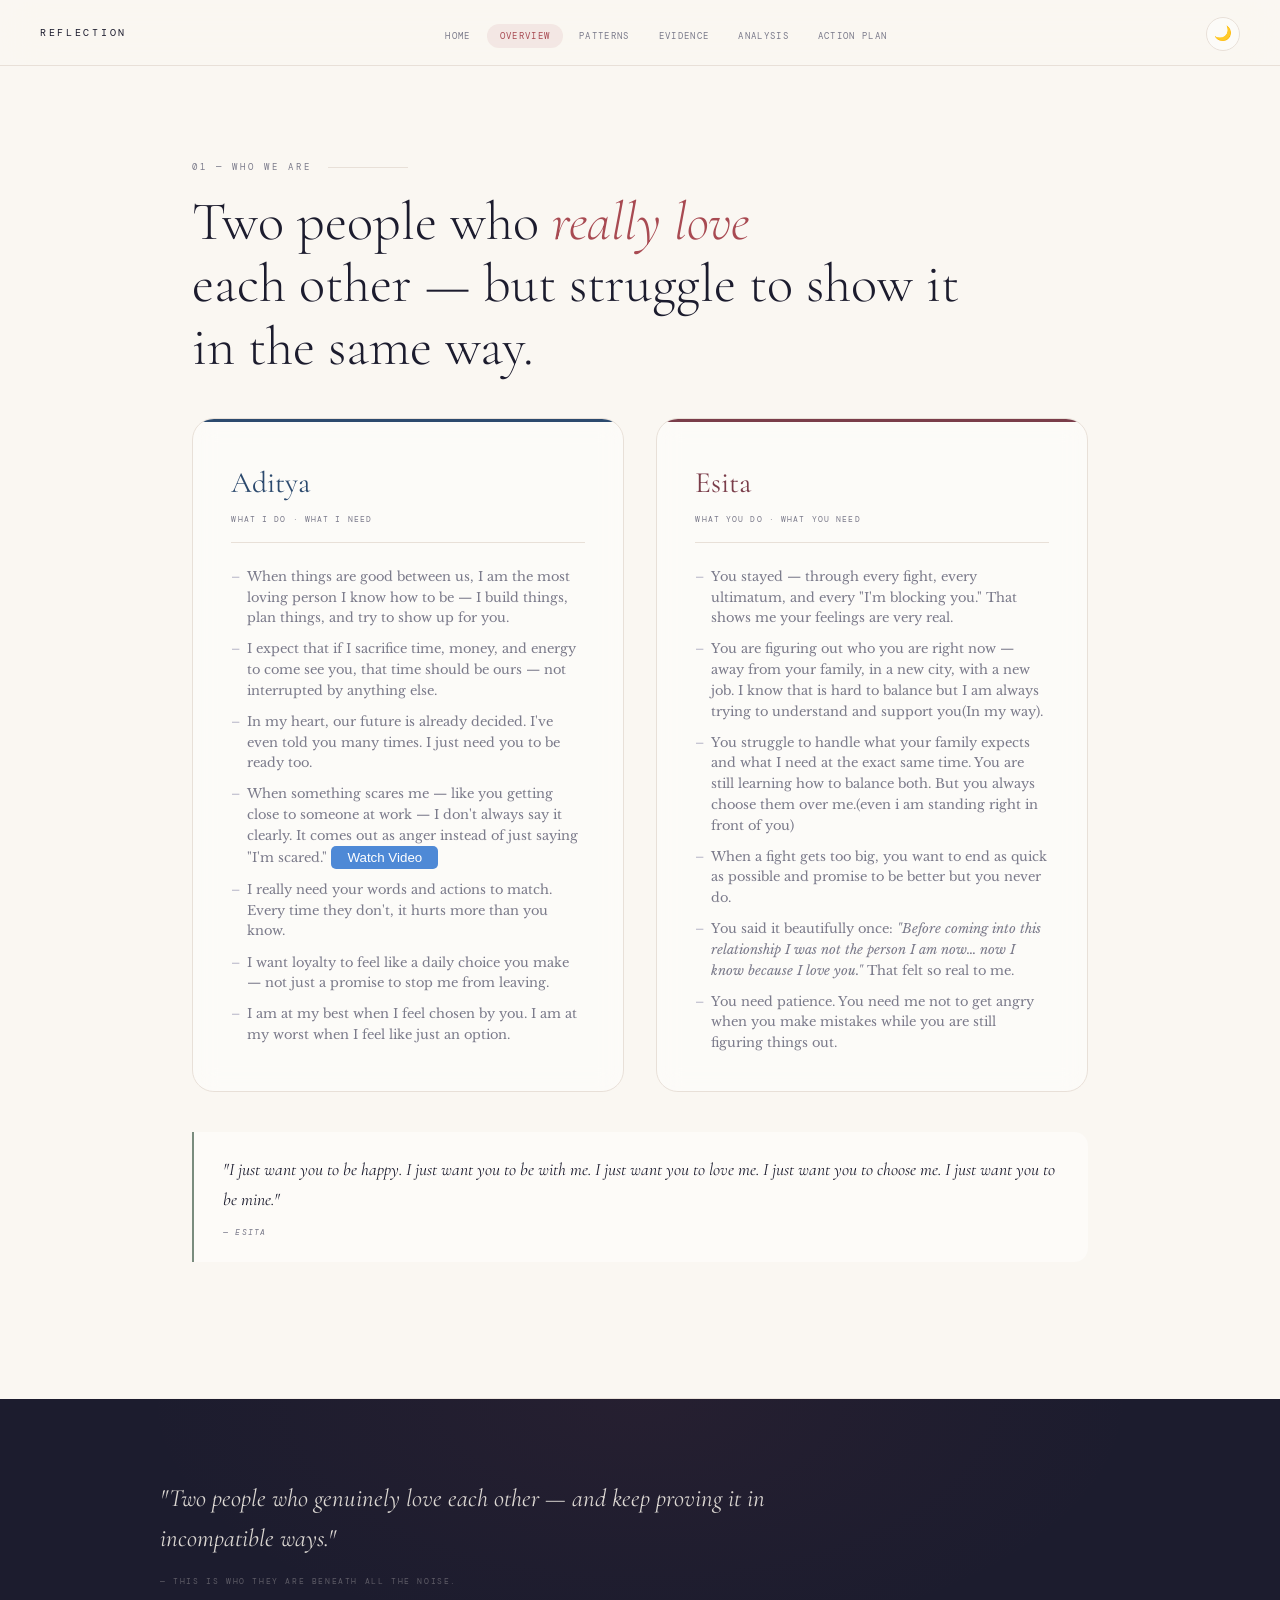
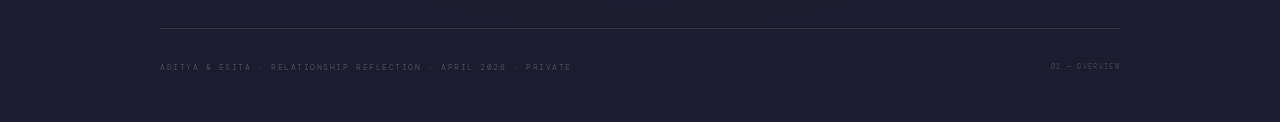
<file: overview.html>
<!DOCTYPE html>
<html lang="en">
<head>
<meta charset="UTF-8">
<meta name="viewport" content="width=device-width, initial-scale=1.0">
<title>A Reflection - Overview</title>
<link rel="preconnect" href="https://fonts.googleapis.com">
<link href="https://fonts.googleapis.com/css2?family=Cormorant+Garamond:ital,wght@0,300;0,400;0,600;1,300;1,400&family=DM+Mono:wght@300;400&family=Libre+Baskerville:ital@0;1&display=swap" rel="stylesheet">
<link rel="stylesheet" href="style.css">

</head>
<body>

<div id="progress-bar"></div>

<nav>
  <span class="nav-title">Reflection</span>
  <ul class="nav-links">
    <li><a href="index.html">Home</a></li>
    <li><a href="overview.html">Overview</a></li>
    <li><a href="patterns.html">Patterns</a></li>
    <li><a href="evidence.html">Evidence</a></li>
    <li><a href="analysis.html">Analysis</a></li>

    <li><a href="actions.html">Action Plan</a></li>
  </ul>
  <div class="nav-controls">
    <button class="theme-toggle" id="theme-toggle" title="Dark mode" aria-label="Toggle theme">🌙</button>
    <div class="nav-hamburger" role="button" aria-label="Menu" tabindex="0">
      <span></span>
      <span></span>
      <span></span>
    </div>
  </div>
</nav>

<div class="mobile-menu">
  <a href="index.html">Home</a>
  <a href="overview.html">Overview</a>
  <a href="patterns.html">Patterns</a>
  <a href="evidence.html">Evidence</a>
  <a href="analysis.html">Analysis</a>

  <a href="actions.html">Action Plan</a>
</div>

<!-- OVERVIEW -->
<section id="overview">
  <p class="section-label fade-in">01 — Who We Are</p>
  <h2 class="section-title fade-in">Two people who <em>really love</em><br>each other — but struggle to show it<br>in the same way.</h2>

  <div class="overview-grid fade-in">
    <div class="person-card card-aditya">
      <h3 class="person-name">Aditya</h3>
      <p class="person-role">What I Do · What I Need</p>
      <ul class="trait-list">
        <li>When things are good between us, I am the most loving person I know how to be — I build things, plan things, and try to show up for you.</li>
        <li>I expect that if I sacrifice time, money, and energy to come see you, that time should be ours — not interrupted by anything else.</li>
        <li>In my heart, our future is already decided. I've even told you many times. I just need you to be ready too.</li>
        <li>When something scares me — like you getting close to someone at work — I don't always say it clearly. It comes out as anger instead of just saying "I'm scared."
          <!-- write inline css for button-->
          <button style="background-color: #4e89d6; color: #fff; border: none; padding: 4px 16px; border-radius: 5px; cursor: pointer;" onclick="window.open('https://www.instagram.com/reel/DWgu9J8gYsX/?igsh=MTg3amt5M25udG4xYw%3D%3D', '_blank')">Watch Video</button>
        </li>
        <li>I really need your words and actions to match. Every time they don't, it hurts more than you know.</li>
        <li>I want loyalty to feel like a daily choice you make — not just a promise to stop me from leaving.</li>
        <li>I am at my best when I feel chosen by you. I am at my worst when I feel like just an option.</li>
      </ul>
    </div>
    <div class="person-card card-esita">
      <h3 class="person-name">Esita</h3>
      <p class="person-role">What You Do · What You Need</p>
      <ul class="trait-list">
        <li>You stayed — through every fight, every ultimatum, and every "I'm blocking you." That shows me your feelings are very real.</li>
        <li>You are figuring out who you are right now — away from your family, in a new city, with a new job. I know that is hard to balance but I am always trying to understand and support you(In my way).</li>
        <li>You struggle to handle what your family expects and what I need at the exact same time. You are still learning how to balance both. But you always choose them over me.(even i am standing right in front of you)</li>
        <li>When a fight gets too big, you want to end as quick as possible and promise to be better but you never do.</li>
        <li>You said it beautifully once: <em>"Before coming into this relationship I was not the person I am now… now I know because I love you."</em> That felt so real to me.</li>
        <li>You need patience. You need me not to get angry when you make mistakes while you are still figuring things out.</li>
      </ul>
    </div>
  </div>

  <div class="quote-block fade-in">
    <p>"I just want you to be happy. I just want you to be with me. I just want you to love me. I just want you to choose me. I just want you to be mine."</p>
    <p class="quote-attr">— Esita</p>
  </div>
</section>

<div class="divider"></div>



<footer>
  <div class="footer-inner">
    <div class="footer-top">
      <div>
        <p class="footer-quote">"Two people who genuinely love each other — and keep proving it in incompatible ways."</p>
        <p class="footer-quote-attr">— This is who they are beneath all the noise.</p>
      </div>
      <nav class="footer-nav" aria-label="Footer navigation">
    <a href="index.html">Home</a>
    <a href="overview.html">Overview</a>
    <a href="patterns.html">Patterns</a>
    <a href="evidence.html">Evidence</a>
    <a href="analysis.html">Analysis</a>

    <a href="actions.html">Action Plan</a>
      </nav>
    </div>
    <div class="footer-bottom">
      <p class="footer-note">Aditya &amp; Esita · Relationship Reflection · April 2026 · Private</p>
      <p class="footer-page-tag">01 — Overview</p>
    </div>
  </div>
</footer>

<script src="script.js"></script>

</body>
</html>
</file>
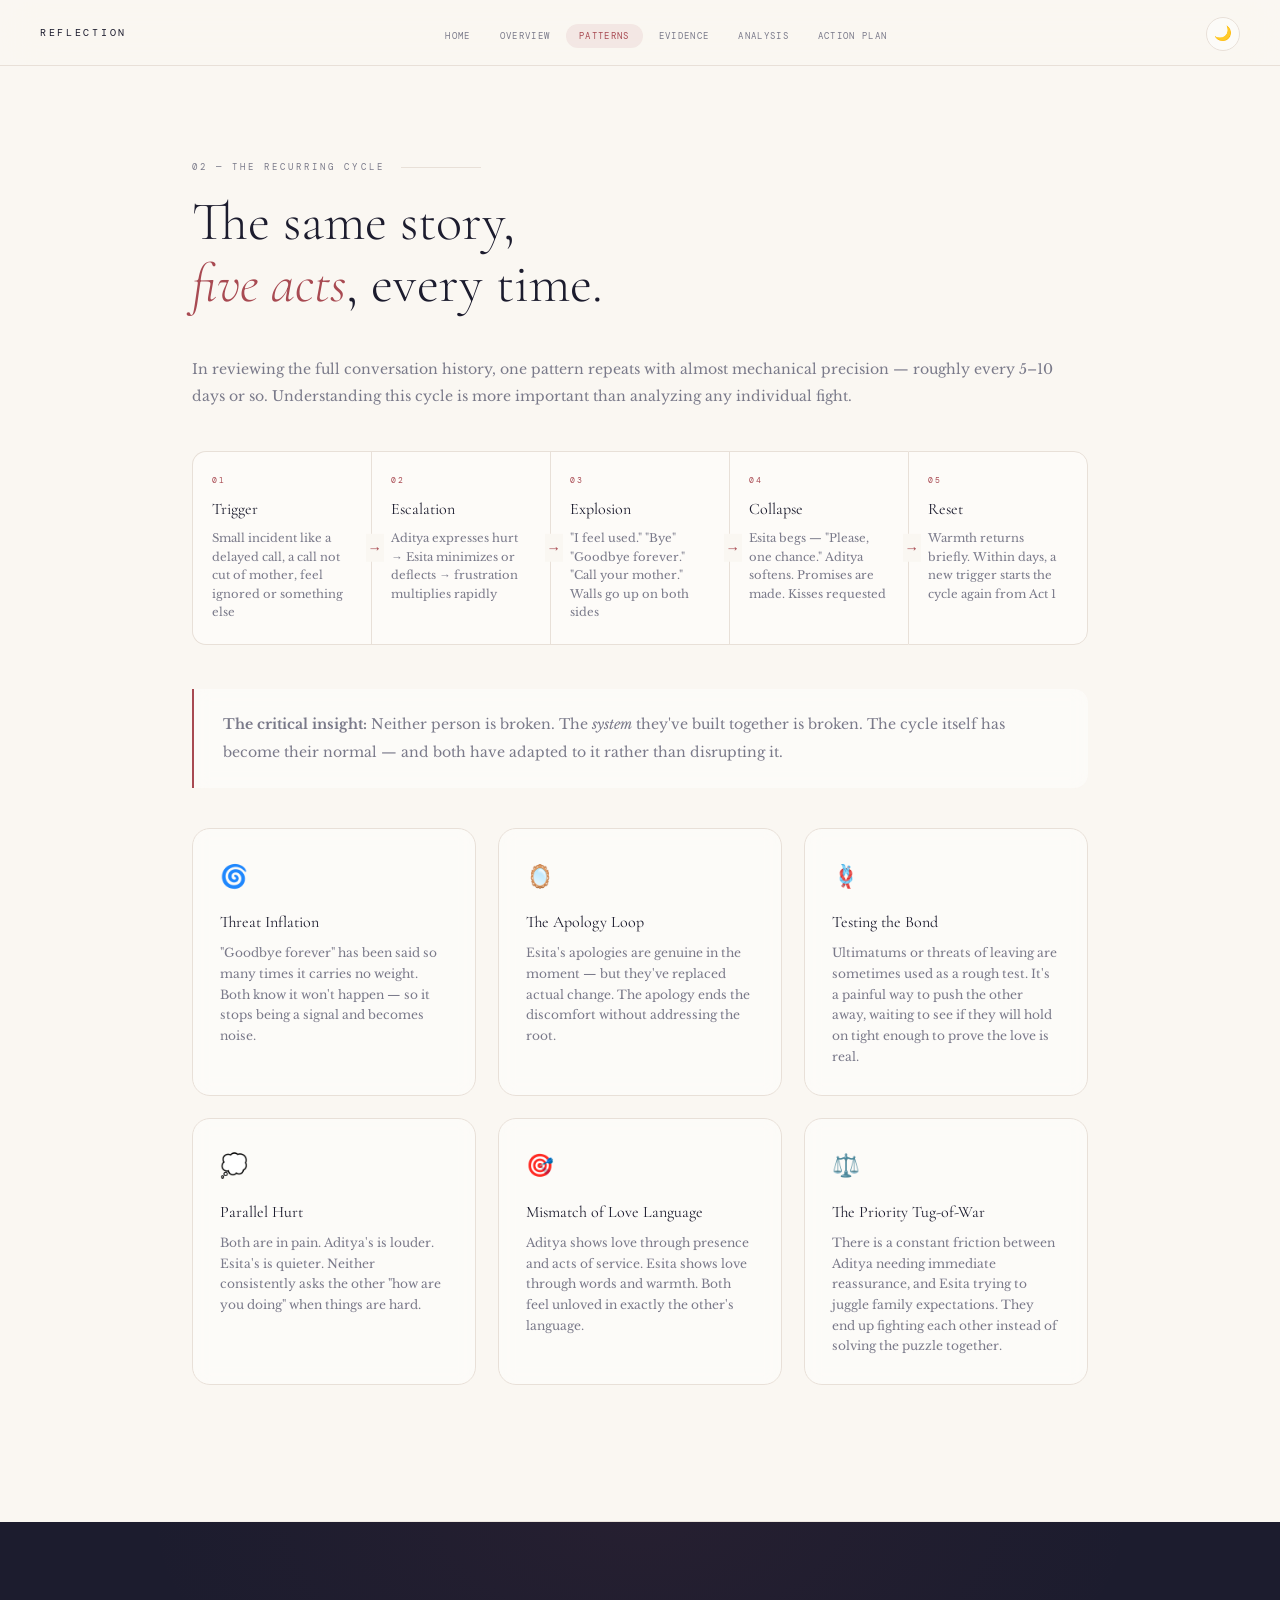
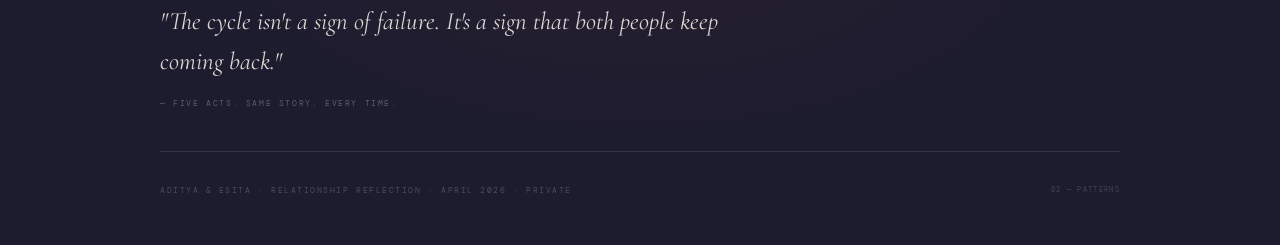
<file: patterns.html>
<!DOCTYPE html>
<html lang="en">
<head>
<meta charset="UTF-8">
<meta name="viewport" content="width=device-width, initial-scale=1.0">
<title>A Reflection - Patterns</title>
<link rel="preconnect" href="https://fonts.googleapis.com">
<link href="https://fonts.googleapis.com/css2?family=Cormorant+Garamond:ital,wght@0,300;0,400;0,600;1,300;1,400&family=DM+Mono:wght@300;400&family=Libre+Baskerville:ital@0;1&display=swap" rel="stylesheet">
<link rel="stylesheet" href="style.css">

</head>
<body>

<div id="progress-bar"></div>

<nav>
  <span class="nav-title">Reflection</span>
  <ul class="nav-links">
    <li><a href="index.html">Home</a></li>
    <li><a href="overview.html">Overview</a></li>
    <li><a href="patterns.html">Patterns</a></li>
    <li><a href="evidence.html">Evidence</a></li>
    <li><a href="analysis.html">Analysis</a></li>

    <li><a href="actions.html">Action Plan</a></li>
  </ul>
  <div class="nav-controls">
    <button class="theme-toggle" id="theme-toggle" title="Dark mode" aria-label="Toggle theme">🌙</button>
    <div class="nav-hamburger" role="button" aria-label="Menu" tabindex="0">
      <span></span>
      <span></span>
      <span></span>
    </div>
  </div>
</nav>

<div class="mobile-menu">
  <a href="index.html">Home</a>
  <a href="overview.html">Overview</a>
  <a href="patterns.html">Patterns</a>
  <a href="evidence.html">Evidence</a>
  <a href="analysis.html">Analysis</a>

  <a href="actions.html">Action Plan</a>
</div>

<!-- CYCLE PATTERN -->
<section id="patterns">
  <p class="section-label fade-in">02 — The Recurring Cycle</p>
  <h2 class="section-title fade-in">The same story,<br><em>five acts</em>, every time.</h2>

  <div class="analysis-body fade-in">
    <p>In reviewing the full conversation history, one pattern repeats with almost mechanical precision — roughly every 5–10 days or so. Understanding this cycle is more important than analyzing any individual fight.</p>
  </div>

  <div class="cycle-container fade-in">
    <div class="cycle-step">
      <span class="cycle-num">01</span>
      <span class="cycle-name">Trigger</span>
      <span class="cycle-desc">Small incident like a delayed call, a call not cut of mother, feel ignored or something else</span>
    </div>
    <div class="cycle-step">
      <span class="cycle-num">02</span>
      <span class="cycle-name">Escalation</span>
      <span class="cycle-desc">Aditya expresses hurt → Esita minimizes or deflects → frustration multiplies rapidly</span>
    </div>
    <div class="cycle-step">
      <span class="cycle-num">03</span>
      <span class="cycle-name">Explosion</span>
      <span class="cycle-desc">"I feel used." "Bye" "Goodbye forever." "Call your mother." Walls go up on both sides</span>
    </div>
    <div class="cycle-step">
      <span class="cycle-num">04</span>
      <span class="cycle-name">Collapse</span>
      <span class="cycle-desc">Esita begs — "Please, one chance." Aditya softens. Promises are made. Kisses requested</span>
    </div>
    <div class="cycle-step">
      <span class="cycle-num">05</span>
      <span class="cycle-name">Reset</span>
      <span class="cycle-desc">Warmth returns briefly. Within days, a new trigger starts the cycle again from Act 1</span>
    </div>
  </div>

  <div class="analysis-body fade-in">
    <div class="highlight">
      <p><strong>The critical insight:</strong> Neither person is broken. The <em>system</em> they've built together is broken. The cycle itself has become their normal — and both have adapted to it rather than disrupting it.</p>
    </div>
  </div>

  <div class="pattern-grid fade-in">
    <div class="pattern-card">
      <span class="pattern-icon">🌀</span>
      <p class="pattern-title">Threat Inflation</p>
      <p class="pattern-desc">"Goodbye forever" has been said so many times it carries no weight. Both know it won't happen — so it stops being a signal and becomes noise.</p>
    </div>
    <div class="pattern-card">
      <span class="pattern-icon">🪞</span>
      <p class="pattern-title">The Apology Loop</p>
      <p class="pattern-desc">Esita's apologies are genuine in the moment — but they've replaced actual change. The apology ends the discomfort without addressing the root.</p>
    </div>
    <div class="pattern-card">
      <span class="pattern-icon">🪢</span>
      <p class="pattern-title">Testing the Bond</p>
      <p class="pattern-desc">Ultimatums or threats of leaving are sometimes used as a rough test. It's a painful way to push the other away, waiting to see if they will hold on tight enough to prove the love is real.</p>
    </div>
    <div class="pattern-card">
      <span class="pattern-icon">💭</span>
      <p class="pattern-title">Parallel Hurt</p>
      <p class="pattern-desc">Both are in pain. Aditya's is louder. Esita's is quieter. Neither consistently asks the other "how are you doing" when things are hard.</p>
    </div>
    <div class="pattern-card">
      <span class="pattern-icon">🎯</span>
      <p class="pattern-title">Mismatch of Love Language</p>
      <p class="pattern-desc">Aditya shows love through presence and acts of service. Esita shows love through words and warmth. Both feel unloved in exactly the other's language.</p>
    </div>
    <div class="pattern-card">
      <span class="pattern-icon">⚖️</span>
      <p class="pattern-title">The Priority Tug-of-War</p>
      <p class="pattern-desc">There is a constant friction between Aditya needing immediate reassurance, and Esita trying to juggle family expectations. They end up fighting each other instead of solving the puzzle together.</p>
    </div>
  </div>
</section>

<div class="divider"></div>



<footer>
  <div class="footer-inner">
    <div class="footer-top">
      <div>
        <p class="footer-quote">"The cycle isn't a sign of failure. It's a sign that both people keep coming back."</p>
        <p class="footer-quote-attr">— Five acts. Same story. Every time.</p>
      </div>
      <nav class="footer-nav" aria-label="Footer navigation">
    <a href="index.html">Home</a>
    <a href="overview.html">Overview</a>
    <a href="patterns.html">Patterns</a>
    <a href="evidence.html">Evidence</a>
    <a href="analysis.html">Analysis</a>

    <a href="actions.html">Action Plan</a>
      </nav>
    </div>
    <div class="footer-bottom">
      <p class="footer-note">Aditya &amp; Esita · Relationship Reflection · April 2026 · Private</p>
      <p class="footer-page-tag">02 — Patterns</p>
    </div>
  </div>
</footer>

<script src="script.js"></script>

</body>
</html>
</file>
<file: style.css>
/* ============================
   A & E — Reflection | CSS
   ============================ */

/* CSS Variables - Light Mode */
:root {
  --ink: #1c1c2e;
  --paper: #f5f0e8;
  --cream: #faf7f2;
  --muted: #7a7a8a;
  --light-muted: #b8b8c8;
  --border: #e8e0d8;
  --rose: #a84a52;
  --warm: #c4885a;
  --sage: #7a8c7e;
  --aditya: #2c4a6e;
  --esita: #7a3d4a;
  --nav-bg: rgba(250,247,242,0.94);
  --card-bg: rgba(255,255,255,0.45);
  --card-solid: rgba(255,255,255,0.88);
  --shadow-sm: 0 2px 12px rgba(0,0,0,0.05);
  --shadow-md: 0 8px 32px rgba(0,0,0,0.08);
  --shadow-lg: 0 20px 56px rgba(0,0,0,0.12);
  --font-serif: 'Cormorant Garamond', Georgia, serif;
  --font-sans: 'Libre Baskerville', serif;
  --font-mono: 'DM Mono', monospace;
  --max-w: 960px;
  --nav-h: 64px;
  --ease: cubic-bezier(0.4,0,0.2,1);
  --bounce: cubic-bezier(0.175,0.885,0.32,1.275);
}

[data-theme="dark"] {
  --ink: #e2dbd0;
  --paper: #0e0e1c;
  --cream: #12121f;
  --muted: #8a8a9e;
  --light-muted: #555565;
  --border: #242438;
  --rose: #d4747e;
  --warm: #e8a872;
  --sage: #8aac8e;
  --aditya: #6a9ace;
  --esita: #d4788a;
  --nav-bg: rgba(12,12,20,0.96);
  --card-bg: rgba(255,255,255,0.04);
  --card-solid: rgba(255,255,255,0.07);
  --shadow-sm: 0 2px 12px rgba(0,0,0,0.4);
  --shadow-md: 0 8px 32px rgba(0,0,0,0.5);
  --shadow-lg: 0 20px 56px rgba(0,0,0,0.6);
}

/* ============================
   RESET
   ============================ */
*,*::before,*::after { box-sizing:border-box; margin:0; padding:0; }
html { scroll-behavior:smooth; }
body {
  font-family: var(--font-sans);
  background: var(--cream);
  color: var(--ink);
  line-height: 1.7;
  padding-top: var(--nav-h);
  transition: background 0.4s var(--ease), color 0.4s var(--ease);
  overflow-x: hidden;
}
a { color:inherit; text-decoration:none; }

/* ============================
   PROGRESS BAR
   ============================ */
#progress-bar {
  position: fixed;
  top: 0; left: 0;
  height: 2px;
  width: 0%;
  background: linear-gradient(90deg, var(--rose), var(--warm), var(--sage));
  z-index: 1000;
  box-shadow: 0 0 8px var(--rose);
  transition: width 0.1s;
}

/* ============================
   NAVIGATION
   ============================ */
nav {
  position: fixed;
  top: 2px; left: 0; right: 0;
  height: var(--nav-h);
  background: var(--nav-bg);
  backdrop-filter: blur(18px) saturate(180%);
  -webkit-backdrop-filter: blur(18px) saturate(180%);
  border-bottom: 1px solid var(--border);
  display: flex;
  align-items: center;
  justify-content: space-between;
  padding: 0 2.5rem;
  z-index: 200;
  transition: background 0.4s, border-color 0.4s;
}
.nav-title {
  font-family: var(--font-mono);
  font-size: 0.6rem;
  letter-spacing: 0.28em;
  text-transform: uppercase;
  color: var(--ink);
  white-space: nowrap;
  flex-shrink: 0;
}
.nav-links {
  display: flex;
  list-style: none;
  gap: 0.2rem;
  align-items: center;
}
.nav-links a {
  font-family: var(--font-mono);
  font-size: 0.56rem;
  letter-spacing: 0.15em;
  text-transform: uppercase;
  color: var(--muted);
  padding: 0.38rem 0.8rem;
  border-radius: 20px;
  transition: all 0.18s;
}
.nav-links a:hover,
.nav-links a.active { color: var(--rose); background: rgba(168,74,82,0.09); }
.nav-controls { display:flex; align-items:center; gap:0.6rem; flex-shrink:0; }

/* Theme Toggle */
.theme-toggle {
  width: 34px; height: 34px;
  border: 1px solid var(--border);
  border-radius: 50%;
  background: var(--card-bg);
  cursor: pointer;
  display: flex; align-items:center; justify-content:center;
  font-size: 0.9rem;
  transition: all 0.25s;
  color: var(--muted);
}
.theme-toggle:hover {
  border-color: var(--rose);
  color: var(--rose);
  transform: rotate(20deg) scale(1.1);
  background: rgba(168,74,82,0.07);
}

/* Hamburger */
.nav-hamburger {
  display: none;
  flex-direction: column;
  justify-content: center;
  gap: 5px;
  width: 34px; height: 34px;
  cursor: pointer;
  padding: 6px;
  border-radius: 8px;
  transition: all 0.2s;
}
.nav-hamburger span {
  display: block;
  width: 100%; height: 1.5px;
  background: var(--ink);
  border-radius: 2px;
  transition: all 0.28s var(--ease);
  transform-origin: center;
}
.nav-hamburger.open span:nth-child(1) { transform: translateY(6.5px) rotate(45deg); }
.nav-hamburger.open span:nth-child(2) { opacity:0; transform:scaleX(0); }
.nav-hamburger.open span:nth-child(3) { transform: translateY(-6.5px) rotate(-45deg); }

/* Mobile Menu */
.mobile-menu {
  position: fixed;
  top: var(--nav-h); left:0; right:0; bottom:0;
  background: var(--cream);
  z-index: 150;
  display: flex;
  flex-direction: column;
  align-items: center;
  justify-content: center;
  gap: 2.5rem;
  transform: translateX(100%);
  transition: transform 0.4s var(--ease);
}
.mobile-menu.open { transform: translateX(0); }
.mobile-menu a {
  font-family: var(--font-serif);
  font-size: 2.2rem;
  font-style: italic;
  color: var(--ink);
  transition: color 0.18s;
}
.mobile-menu a:hover { color: var(--rose); }
.mobile-menu .mobile-divider { width:30px; height:1px; background:var(--border); }

/* ============================
   HERO (HOME)
   ============================ */
.hero {
  min-height: calc(100vh - var(--nav-h));
  display: flex;
  flex-direction: column;
  align-items: center;
  justify-content: center;
  text-align: center;
  padding: 4rem 2rem 6rem;
  position: relative;
  overflow: hidden;
}
.hero-bg-orb {
  position: absolute;
  border-radius: 50%;
  pointer-events: none;
}
.hero-bg-orb-1 {
  width: 700px; height: 700px;
  background: radial-gradient(circle, rgba(168,74,82,0.06) 0%, transparent 68%);
  top: -180px; right: -220px;
  animation: orb 14s ease-in-out infinite;
}
.hero-bg-orb-2 {
  width: 550px; height: 550px;
  background: radial-gradient(circle, rgba(44,74,110,0.06) 0%, transparent 68%);
  bottom: -130px; left: -180px;
  animation: orb 18s ease-in-out infinite reverse;
}
@keyframes orb {
  0%,100% { transform: translate(0,0) scale(1); }
  33% { transform: translate(30px,-30px) scale(1.06); }
  66% { transform: translate(-20px,20px) scale(0.95); }
}
.deco-circle {
  position:absolute; border-radius:50%; pointer-events:none;
  animation: orb 22s ease-in-out infinite;
}
.dc1 { width:380px;height:380px; border:1px solid rgba(168,74,82,0.12); top:6%;right:8%; animation-delay:-4s; }
.dc2 { width:280px;height:280px; border:1px solid rgba(44,74,110,0.1); bottom:8%;left:4%; animation-delay:-11s; }

.hero-eyebrow {
  font-family: var(--font-mono);
  font-size: 0.58rem;
  letter-spacing: 0.35em;
  text-transform: uppercase;
  color: var(--rose);
  margin-bottom: 1.75rem;
  opacity: 0;
  animation: fadeUp 0.8s ease forwards 0.15s;
}
.hero-date {
  font-family: var(--font-mono);
  font-size: 0.56rem;
  letter-spacing: 0.28em;
  text-transform: uppercase;
  color: var(--muted);
  margin-bottom: 2rem;
  opacity: 0;
  animation: fadeUp 0.8s ease forwards 0.2s;
}
.hero-names {
  display: flex;
  align-items: center;
  justify-content: center;
  gap: 1.2rem;
  margin-bottom: 1.5rem;
  flex-wrap: wrap;
}
.hero-title {
  font-family: var(--font-serif);
  font-size: clamp(4rem, 11vw, 8.5rem);
  font-weight: 300;
  font-style: italic;
  line-height: 1;
  color: var(--ink);
  opacity: 0;
  animation: fadeUp 0.8s ease forwards;
}
.hero-title:first-child { animation-delay:0.35s; }
.hero-title:last-child  { animation-delay:0.65s; }
.hero-amp {
  font-family: var(--font-serif);
  font-size: clamp(2.5rem, 6vw, 5rem);
  color: var(--rose);
  line-height: 1;
  opacity: 0;
  animation: fadeUp 0.8s ease forwards 0.5s;
}
.hero-subtitle {
  font-size: clamp(0.82rem, 1.5vw, 0.96rem);
  color: var(--muted);
  max-width: 540px;
  line-height: 1.95;
  margin: 0 auto 2rem;
  opacity: 0;
  animation: fadeUp 0.8s ease forwards 0.8s;
}
.hero-rule {
  width: 36px; height: 1px;
  background: var(--rose);
  margin: 0 auto 2.5rem;
  opacity: 0;
  animation: fadeUp 0.8s ease forwards 0.75s;
}
.hero-cta {
  display: flex;
  gap: 0.85rem;
  justify-content: center;
  flex-wrap: wrap;
  margin-bottom: 3rem;
  opacity: 0;
  animation: fadeUp 0.8s ease forwards 1s;
}
.cta-btn {
  font-family: var(--font-mono);
  font-size: 0.56rem;
  letter-spacing: 0.2em;
  text-transform: uppercase;
  padding: 0.75rem 2rem;
  border-radius: 30px;
  cursor: pointer;
  border: none;
  display: inline-flex;
  align-items: center;
  gap: 0.5rem;
  transition: all 0.28s var(--ease);
}
.cta-primary {
  background: var(--rose);
  color: #fff;
  box-shadow: 0 4px 20px rgba(168,74,82,0.3);
}
.cta-primary:hover { transform: translateY(-3px); box-shadow: 0 8px 28px rgba(168,74,82,0.4); }
.cta-secondary {
  background: transparent;
  color: var(--ink);
  border: 1px solid var(--border);
}
.cta-secondary:hover { border-color: var(--ink); background: rgba(0,0,0,0.04); transform: translateY(-3px); }

.hero-meta {
  display: flex;
  justify-content: center;
  flex-wrap: wrap;
  border: 1px solid var(--border);
  border-radius: 24px;
  overflow: hidden;
  background: var(--card-bg);
  backdrop-filter: blur(12px);
  opacity: 0;
  animation: fadeUp 0.8s ease forwards 1.15s;
}
.meta-item {
  padding: 1.6rem 2.5rem;
  border-right: 1px solid var(--border);
  transition: background 0.2s;
}
.meta-item:last-child { border-right: none; }
.meta-item:hover { background: rgba(168,74,82,0.04); }
.meta-num {
  display: block;
  font-family: var(--font-serif);
  font-size: 2.4rem;
  font-weight: 300;
  color: var(--ink);
  line-height: 1;
  margin-bottom: 0.4rem;
}
.meta-label {
  display: block;
  font-family: var(--font-mono);
  font-size: 0.5rem;
  letter-spacing: 0.14em;
  text-transform: uppercase;
  color: var(--muted);
}
.hero-scroll {
  position: absolute;
  bottom: 2rem; left: 50%;
  transform: translateX(-50%);
  display: flex;
  flex-direction: column;
  align-items: center;
  gap: 0.5rem;
  opacity: 0;
  animation: fadeUp 0.8s ease forwards 1.4s;
}
.hero-scroll-line {
  width: 1px; height: 44px;
  background: linear-gradient(to bottom, transparent, var(--rose));
  animation: scrollPulse 2s ease-in-out infinite;
}
.hero-scroll-label {
  font-family: var(--font-mono);
  font-size: 0.48rem;
  letter-spacing: 0.22em;
  text-transform: uppercase;
  color: var(--light-muted);
}
@keyframes scrollPulse {
  0%,100% { opacity:0.4; transform:scaleY(1); }
  50% { opacity:1; transform:scaleY(1.12); }
}

/* ============================
   DIVIDER
   ============================ */
.divider {
  height: 1px;
  background: linear-gradient(90deg, transparent, var(--border), transparent);
  margin: 0 2rem;
}

/* ============================
   SECTION BASE
   ============================ */
section {
  max-width: var(--max-w);
  margin: 0 auto;
  padding: 6rem 2rem;
}
.section-label {
  font-family: var(--font-mono);
  font-size: 0.54rem;
  letter-spacing: 0.35em;
  text-transform: uppercase;
  color: var(--muted);
  margin-bottom: 1rem;
  display: flex;
  align-items: center;
  gap: 1rem;
}
.section-label::after { content:''; flex:1; max-width:80px; height:1px; background:var(--border); }
.section-title {
  font-family: var(--font-serif);
  font-size: clamp(2rem, 5vw, 3.4rem);
  font-weight: 300;
  line-height: 1.15;
  color: var(--ink);
  margin-bottom: 2.5rem;
}
.section-title em { color: var(--rose); font-style: italic; }

/* ============================
   ANALYSIS BODY
   ============================ */
.analysis-body p {
  font-size: 0.88rem;
  line-height: 1.95;
  color: var(--muted);
  margin-bottom: 1.5rem;
}
.highlight {
  border-left: 2px solid var(--rose);
  padding: 1.4rem 1.8rem;
  margin: 2rem 0;
  background: var(--card-bg);
  backdrop-filter: blur(8px);
  border-radius: 0 14px 14px 0;
}
.highlight p { margin-bottom: 0 !important; }
.quote-block {
  border-left: 2px solid var(--sage);
  padding: 1.4rem 1.8rem;
  margin: 2.5rem 0;
  background: var(--card-bg);
  border-radius: 0 14px 14px 0;
}
.quote-block p {
  font-family: var(--font-serif);
  font-size: 1.1rem;
  font-style: italic;
  line-height: 1.7;
  color: var(--ink);
  margin-bottom: 0.7rem;
}
.quote-attr {
  font-family: var(--font-mono) !important;
  font-size: 0.52rem !important;
  letter-spacing: 0.15em;
  color: var(--muted) !important;
  text-transform: uppercase;
  margin-bottom: 0 !important;
}

/* ============================
   OVERVIEW GRID
   ============================ */
.overview-grid { display:grid; grid-template-columns:1fr 1fr; gap:2rem; margin:2.5rem 0; }
.person-card {
  padding: 2.4rem;
  border: 1px solid var(--border);
  border-radius: 22px;
  background: var(--card-bg);
  backdrop-filter: blur(12px);
  transition: all 0.4s var(--ease);
  position: relative;
  overflow: hidden;
}
.person-card::after {
  content:'';
  position:absolute; top:0; left:0; right:0; height:3px;
  border-radius:22px 22px 0 0;
}
.card-aditya::after { background: var(--aditya); }
.card-esita::after { background: var(--esita); }
.person-card:hover { transform:translateY(-8px); box-shadow:var(--shadow-lg); background:var(--card-solid); }
.person-name { font-family:var(--font-serif); font-size:1.85rem; font-weight:400; margin-bottom:0.3rem; }
.card-aditya .person-name { color: var(--aditya); }
.card-esita .person-name { color: var(--esita); }
.person-role {
  font-family: var(--font-mono);
  font-size: 0.5rem;
  letter-spacing: 0.14em;
  color: var(--muted);
  text-transform: uppercase;
  margin-bottom: 1.4rem;
  padding-bottom: 1rem;
  border-bottom: 1px solid var(--border);
}
.trait-list { list-style:none; display:flex; flex-direction:column; gap:0.65rem; }
.trait-list li {
  font-size: 0.81rem;
  color: var(--muted);
  line-height: 1.6;
  padding-left: 1rem;
  position: relative;
}
.trait-list li::before { content:'–'; position:absolute; left:0; color:var(--light-muted); }

/* ============================
   CYCLE
   ============================ */
.cycle-container {
  display: flex;
  margin: 2.5rem 0;
  overflow-x: auto;
  padding-bottom: 4px;
}
.cycle-container::-webkit-scrollbar { height:3px; }
.cycle-container::-webkit-scrollbar-thumb { background:var(--rose); border-radius:3px; }
.cycle-step {
  flex: 1;
  min-width: 175px;
  padding: 1.4rem 1.2rem;
  border: 1px solid var(--border);
  border-right: none;
  background: var(--card-bg);
  position: relative;
  transition: background 0.2s;
}
.cycle-step:first-child { border-radius: 14px 0 0 14px; }
.cycle-step:last-child { border-right: 1px solid var(--border); border-radius: 0 14px 14px 0; }
.cycle-step:hover { background: var(--card-solid); z-index:1; }
.cycle-step::after {
  content:'→';
  position:absolute; right:-13px; top:50%;
  transform:translateY(-50%);
  color:var(--rose); font-size:0.9rem;
  background:var(--cream); padding:2px; z-index:2;
}
.cycle-step:last-child::after { display:none; }
.cycle-num { display:block; font-family:var(--font-mono); font-size:0.5rem; letter-spacing:0.2em; color:var(--rose); margin-bottom:0.5rem; }
.cycle-name { display:block; font-family:var(--font-serif); font-size:1rem; color:var(--ink); margin-bottom:0.4rem; }
.cycle-desc { display:block; font-size:0.72rem; color:var(--muted); line-height:1.6; }

/* ============================
   PATTERN GRID
   ============================ */
.pattern-grid { display:grid; grid-template-columns:repeat(3,1fr); gap:1.4rem; margin:2.5rem 0; }
.pattern-card {
  padding: 1.7rem;
  border: 1px solid var(--border);
  border-radius: 18px;
  background: var(--card-bg);
  backdrop-filter: blur(8px);
  transition: all 0.4s var(--bounce);
}
.pattern-card:hover { transform:translateY(-6px) scale(1.02); box-shadow:var(--shadow-md); background:var(--card-solid); }
.pattern-icon { display:block; font-size:1.4rem; margin-bottom:0.9rem; }
.pattern-title { font-family:var(--font-serif); font-size:1rem; color:var(--ink); margin-bottom:0.45rem; }
.pattern-desc { font-size:0.76rem; color:var(--muted); line-height:1.7; }

/* ============================
   CHAT SYSTEM
   ============================ */
.chat-section {
  margin-bottom: 2rem;
  padding: 1.8rem;
  border: 1px solid var(--border);
  border-radius: 20px;
  background: var(--card-bg);
  backdrop-filter: blur(8px);
}
.chat-label {
  font-family: var(--font-mono);
  font-size: 0.52rem;
  letter-spacing: 0.2em;
  text-transform: uppercase;
  color: var(--rose);
  margin-bottom: 1.4rem;
  padding-bottom: 0.7rem;
  border-bottom: 1px solid var(--border);
}
.chat-thread { display:flex; flex-direction:column; gap:0.9rem; }
.chat-msg { display:flex; flex-direction:column; max-width:80%; gap:0.18rem; }
.chat-msg.aditya { align-self:flex-start; }
.chat-msg.esita { align-self:flex-end; align-items:flex-end; }
.chat-sender {
  font-family: var(--font-mono);
  font-size: 0.48rem;
  letter-spacing: 0.1em;
  text-transform: uppercase;
  color: var(--light-muted);
}
.chat-bubble {
  padding: 0.85rem 1.15rem;
  border-radius: 16px;
  font-size: 0.83rem;
  line-height: 1.65;
}
.chat-msg.aditya .chat-bubble {
  background: rgba(44,74,110,0.09);
  border-radius: 4px 16px 16px 16px;
}
.chat-msg.esita .chat-bubble {
  background: rgba(122,61,74,0.09);
  border-radius: 16px 4px 16px 16px;
}
[data-theme="dark"] .chat-msg.aditya .chat-bubble { background: rgba(106,154,206,0.13); }
[data-theme="dark"] .chat-msg.esita .chat-bubble { background: rgba(212,120,138,0.13); }
.chat-time { font-family:var(--font-mono); font-size:0.47rem; color:var(--light-muted); letter-spacing:0.1em; }
.chat-annotation {
  font-size: 0.74rem;
  color: var(--sage);
  font-style: italic;
  padding: 0.45rem 0.75rem;
  border-left: 2px solid var(--sage);
  margin: 0.2rem 0;
  background: rgba(122,140,126,0.06);
  border-radius: 0 8px 8px 0;
}

/* ============================
   TABS
   ============================ */
.tabs {
  display: flex;
  gap: 0.2rem;
  border-bottom: 1px solid var(--border);
  margin-bottom: 2rem;
  overflow-x: auto;
  padding-bottom: 0;
}
.tabs::-webkit-scrollbar { height: 2px; }
.tab-btn {
  font-family: var(--font-mono);
  font-size: 0.53rem;
  letter-spacing: 0.14em;
  text-transform: uppercase;
  padding: 0.6rem 1.1rem;
  border: none;
  background: transparent;
  color: var(--muted);
  cursor: pointer;
  border-bottom: 2px solid transparent;
  margin-bottom: -1px;
  transition: all 0.18s;
  border-radius: 8px 8px 0 0;
  white-space: nowrap;
}
.tab-btn:hover { color:var(--ink); background:rgba(0,0,0,0.03); }
.tab-btn.active { color:var(--rose); border-bottom-color:var(--rose); }
.tab-content { display:none; }
.tab-content.active { display:block; }

/* ============================
   BALANCE GRID
   ============================ */
.balance-grid { display:grid; grid-template-columns:1fr 1fr; gap:2rem; margin:2.5rem 0; }
.balance-card {
  padding: 2rem;
  border: 1px solid var(--border);
  border-radius: 20px;
  background: var(--card-bg);
  backdrop-filter: blur(10px);
  box-shadow: var(--shadow-sm);
  transition: all 0.3s;
}
.balance-card:hover { box-shadow:var(--shadow-md); background:var(--card-solid); }
.balance-card-title {
  font-family: var(--font-mono);
  font-size: 0.52rem;
  letter-spacing: 0.2em;
  text-transform: uppercase;
  margin-bottom: 1.4rem;
  padding-bottom: 0.7rem;
  border-bottom: 1px solid var(--border);
}
.balance-card-title.pos { color:var(--sage); }
.balance-card-title.neg { color:var(--rose); }
.balance-item { display:flex; align-items:center; gap:1rem; margin-bottom:1rem; }
.balance-label { font-size:0.74rem; color:var(--muted); flex:1; min-width:120px; }
.balance-bar-track { flex:2; height:3px; background:var(--border); border-radius:10px; overflow:hidden; }
.balance-bar-fill { height:100%; border-radius:10px; animation:barGrow 1.5s ease-out forwards; transform-origin:left; }
.fill-pos { background:linear-gradient(90deg,var(--sage),#9ab89e); }
.fill-neg { background:linear-gradient(90deg,var(--rose),#d4948c); }
@keyframes barGrow { from { width:0%; } }

/* ============================
   TIMELINE
   ============================ */
.timeline { position:relative; padding-left:2rem; }
.timeline::before {
  content:''; position:absolute; left:0; top:0; bottom:0;
  width:1px;
  background:linear-gradient(to bottom,var(--rose),var(--sage),transparent);
}
.timeline-item { position:relative; padding:0 0 2.5rem 2rem; }
.timeline-item::before {
  content:''; position:absolute; left:-4px; top:6px;
  width:8px; height:8px; border-radius:50%;
  background:var(--rose);
  box-shadow:0 0 0 3px var(--cream);
  transition: all 0.25s;
}
.timeline-item:hover::before { transform:scale(1.6); box-shadow:0 0 0 4px var(--cream),0 0 12px var(--rose); }
.timeline-date { font-family:var(--font-mono); font-size:0.52rem; letter-spacing:0.15em; text-transform:uppercase; color:var(--rose); margin-bottom:0.3rem; }
.timeline-event { font-family:var(--font-serif); font-size:1.1rem; color:var(--ink); margin-bottom:0.5rem; }
.timeline-note { font-size:0.79rem; color:var(--muted); line-height:1.78; }

/* ============================
   PHILOSOPHY SECTION
   ============================ */
.philosophy-section {
  background: var(--card-bg);
  padding: 6rem 2rem;
  position: relative;
  overflow: hidden;
  border-top: 1px solid var(--border);
  border-bottom: 1px solid var(--border);
}
.philosophy-section::before {
  content:''; position:absolute; inset:0; pointer-events:none;
  background:
    radial-gradient(ellipse at 20% 50%,rgba(168,74,82,0.08) 0%,transparent 60%),
    radial-gradient(ellipse at 80% 50%,rgba(44,74,110,0.08) 0%,transparent 60%);
}
.phil-grid {
  max-width: var(--max-w);
  margin: 3rem auto 0;
  display: grid;
  grid-template-columns: repeat(3,1fr);
  gap: 2.5rem;
}
.phil-card { border-top:1px solid var(--border); padding-top:2rem; transition:transform 0.4s; }
.phil-card:hover { transform:translateY(-6px); }
.phil-quote { font-family:var(--font-serif); font-size:1.05rem; font-style:italic; line-height:1.7; color:var(--ink); margin-bottom:1rem; }
.phil-author { font-family:var(--font-mono); font-size:0.5rem; letter-spacing:0.2em; color:var(--muted); text-transform:uppercase; }

/* ============================
   ACTION GRID
   ============================ */
.action-grid { display:grid; grid-template-columns:repeat(2,1fr); gap:1.5rem; margin:2.5rem 0; }
.action-card {
  padding: 1.9rem;
  border: 1px solid var(--border);
  border-radius: 20px;
  background: var(--card-bg);
  backdrop-filter: blur(8px);
  transition: all 0.4s var(--bounce);
  position: relative; overflow: hidden;
}
.action-card:hover { transform:translateY(-6px) scale(1.01); box-shadow:var(--shadow-md); background:var(--card-solid); }
.action-priority { font-family:var(--font-mono); font-size:0.5rem; letter-spacing:0.2em; text-transform:uppercase; margin-bottom:0.8rem; display:flex; align-items:center; gap:0.5rem; color:var(--muted); }
.priority-dot { width:6px; height:6px; border-radius:50%; }
.priority-high { background:var(--rose); }
.priority-med { background:var(--warm); }
.priority-low { background:var(--sage); }
.action-title { font-family:var(--font-serif); font-size:1.15rem; font-weight:400; margin-bottom:0.55rem; color:var(--ink); }
.action-body { font-size:0.77rem; color:var(--muted); line-height:1.87; }
.action-who { display:inline-block; font-family:var(--font-mono); font-size:0.48rem; letter-spacing:0.12em; padding:0.22rem 0.65rem; border-radius:20px; margin-top:0.9rem; text-transform:uppercase; }
.who-both { background:rgba(122,140,126,0.1); color:var(--sage); }
.who-aditya { background:rgba(44,74,110,0.09); color:var(--aditya); }
.who-esita { background:rgba(122,61,74,0.09); color:var(--esita); }

/* ============================
   SUGGESTION COLUMNS
   ============================ */
.suggestion-columns { display:grid; grid-template-columns:1fr 1fr; gap:3rem; }
.suggestion-col-title { font-family:var(--font-mono); font-size:0.53rem; letter-spacing:0.2em; text-transform:uppercase; margin-bottom:2rem; display:flex; align-items:center; gap:0.7rem; }
.col-dot { width:8px; height:8px; border-radius:50%; display:inline-block; }
.dot-aditya { background:var(--aditya); }
.dot-esita { background:var(--esita); }
.suggestion-item {
  margin-bottom: 1.6rem;
  padding: 1.4rem;
  border: 1px solid var(--border);
  border-radius: 16px;
  background: var(--card-bg);
  transition: all 0.28s;
}
.suggestion-item:hover { background:var(--card-solid); box-shadow:var(--shadow-sm); transform:translateX(5px); }
.suggestion-num { font-family:var(--font-mono); font-size:0.5rem; letter-spacing:0.1em; color:var(--rose); margin-bottom:0.3rem; }
.suggestion-title { font-family:var(--font-serif); font-size:1rem; color:var(--ink); margin-bottom:0.45rem; }
.evidence-tag { display:inline-block; font-family:var(--font-mono); font-size:0.48rem; letter-spacing:0.1em; padding:0.18rem 0.55rem; border-radius:4px; background:rgba(122,61,74,0.08); color:var(--esita); text-transform:uppercase; margin-bottom:0.65rem; }
.evidence-tag.blue { background:rgba(44,74,110,0.08); color:var(--aditya); }
.suggestion-body { font-size:0.77rem; color:var(--muted); line-height:1.87; }

/* ============================
   FOOTER — unique per page
   ============================ */
footer {
  background: var(--ink);
  color: var(--paper);
  padding: 5rem 2rem 3rem;
  position: relative;
  overflow: hidden;
  transition: background 0.4s;
}
[data-theme="dark"] footer { background: #08080f; }
footer::before {
  content:''; position:absolute; inset:0; pointer-events:none;
  background: radial-gradient(ellipse at 50% 0%,rgba(168,74,82,0.07) 0%,transparent 55%);
}
.footer-inner {
  max-width: var(--max-w);
  margin: 0 auto;
  position: relative;
  z-index: 1;
}
.footer-top {
  display: grid;
  grid-template-columns: 1fr auto;
  gap: 3rem;
  align-items: start;
  padding-bottom: 2.5rem;
  border-bottom: 1px solid rgba(245,240,232,0.1);
  margin-bottom: 2rem;
}
.footer-quote {
  font-family: var(--font-serif);
  font-style: italic;
  font-size: clamp(1.1rem,2.5vw,1.55rem);
  color: rgba(245,240,232,0.88);
  line-height: 1.6;
  max-width: 620px;
}
.footer-quote-attr {
  font-family: var(--font-mono);
  font-size: 0.5rem;
  letter-spacing: 0.2em;
  color: rgba(245,240,232,0.3);
  text-transform: uppercase;
  margin-top: 1rem;
}
.footer-nav {
  display: none;
}
.footer-nav a {
  font-family: var(--font-mono);
  font-size: 0.5rem;
  letter-spacing: 0.15em;
  text-transform: uppercase;
  color: rgba(245,240,232,0.35);
  transition: color 0.18s;
}
.footer-nav a:hover { color: var(--warm); }
.footer-bottom {
  display: flex;
  justify-content: space-between;
  align-items: center;
  flex-wrap: wrap;
  gap: 1rem;
}
.footer-note {
  font-family: var(--font-mono);
  font-size: 0.48rem;
  letter-spacing: 0.2em;
  color: rgba(245,240,232,0.22);
  text-transform: uppercase;
}
.footer-page-tag {
  font-family: var(--font-mono);
  font-size: 0.46rem;
  letter-spacing: 0.18em;
  color: rgba(245,240,232,0.18);
  text-transform: uppercase;
}

/* ============================
   ANIMATIONS
   ============================ */
@keyframes fadeUp {
  from { opacity:0; transform:translateY(26px); }
  to { opacity:1; transform:translateY(0); }
}
.fade-in { opacity:0; transform:translateY(28px); transition:opacity 0.72s var(--ease),transform 0.72s var(--ease); }
.fade-in.visible { opacity:1; transform:translateY(0); }

/* ============================
   TOOLTIP
   ============================ */
[data-tooltip] { position:relative; cursor:help; border-bottom:1px dashed var(--light-muted); }
[data-tooltip]::after {
  content:attr(data-tooltip);
  position:absolute; bottom:calc(100% + 10px); left:50%;
  transform:translateX(-50%) translateY(4px);
  background:var(--ink); color:var(--paper);
  font-family:var(--font-mono); font-size:0.53rem; letter-spacing:0.1em;
  padding:0.5rem 0.9rem; border-radius:8px;
  white-space:nowrap; opacity:0; pointer-events:none;
  transition:all 0.18s; z-index:10;
  box-shadow:var(--shadow-md);
}
[data-tooltip]:hover::after { opacity:1; transform:translateX(-50%) translateY(0); }

/* ============================
   RESPONSIVE — Tablet 960px
   ============================ */
@media (max-width: 960px) {
  .phil-grid { grid-template-columns:1fr 1fr; }
  .footer-top { grid-template-columns:1fr; }
  .footer-nav { flex-direction:row; flex-wrap:wrap; align-items:center; justify-content:flex-start; }
}

/* ============================
   RESPONSIVE — 768px
   ============================ */
@media (max-width: 768px) {
  :root { --nav-h:60px; }
  nav { padding:0 1.25rem; }
  .nav-links { display:none; }
  .nav-hamburger { display:flex; }
  .overview-grid,
  .balance-grid,
  .action-grid,
  .suggestion-columns { grid-template-columns:1fr; }
  .pattern-grid { grid-template-columns:1fr 1fr; }
  .phil-grid { grid-template-columns:1fr; }
  .cycle-step::after { content:'↓'; right:auto; left:50%; transform:translateX(-50%); top:auto; bottom:-18px; }
  .cycle-container { flex-direction:column; }
  .cycle-step { border:1px solid var(--border); border-radius:12px; margin-bottom:0.75rem; }
  .cycle-step:first-child,.cycle-step:last-child { border-radius:12px; }
  .meta-item { padding:1.2rem 1.4rem; }
  section { padding:4rem 1.25rem; }
  .chat-msg { max-width:92%; }
}

/* ============================
   RESPONSIVE — Mobile 480px
   ============================ */
@media (max-width: 480px) {
  :root { --nav-h:56px; }
  nav { padding:0 1rem; }
  .nav-title { font-size:0.52rem; letter-spacing:0.18em; }
  .pattern-grid { grid-template-columns:1fr; }
  .hero-meta { border-radius:16px; width:100%; }
  .meta-item { padding:1rem 1.1rem; flex:1 1 calc(50% - 1px); }
  .meta-num { font-size:2rem; }
  section { padding:3rem 1rem; }
  .action-card,.person-card,.balance-card,.suggestion-item { padding:1.4rem; }
  .footer-bottom { flex-direction:column; align-items:flex-start; }
  .footer-top { gap:1.5rem; }
  .hero { padding:3rem 1rem 5rem; }
  .hero-cta { flex-direction:column; align-items:center; }
  .cta-btn { width:100%; max-width:280px; justify-content:center; }
}
</file>
